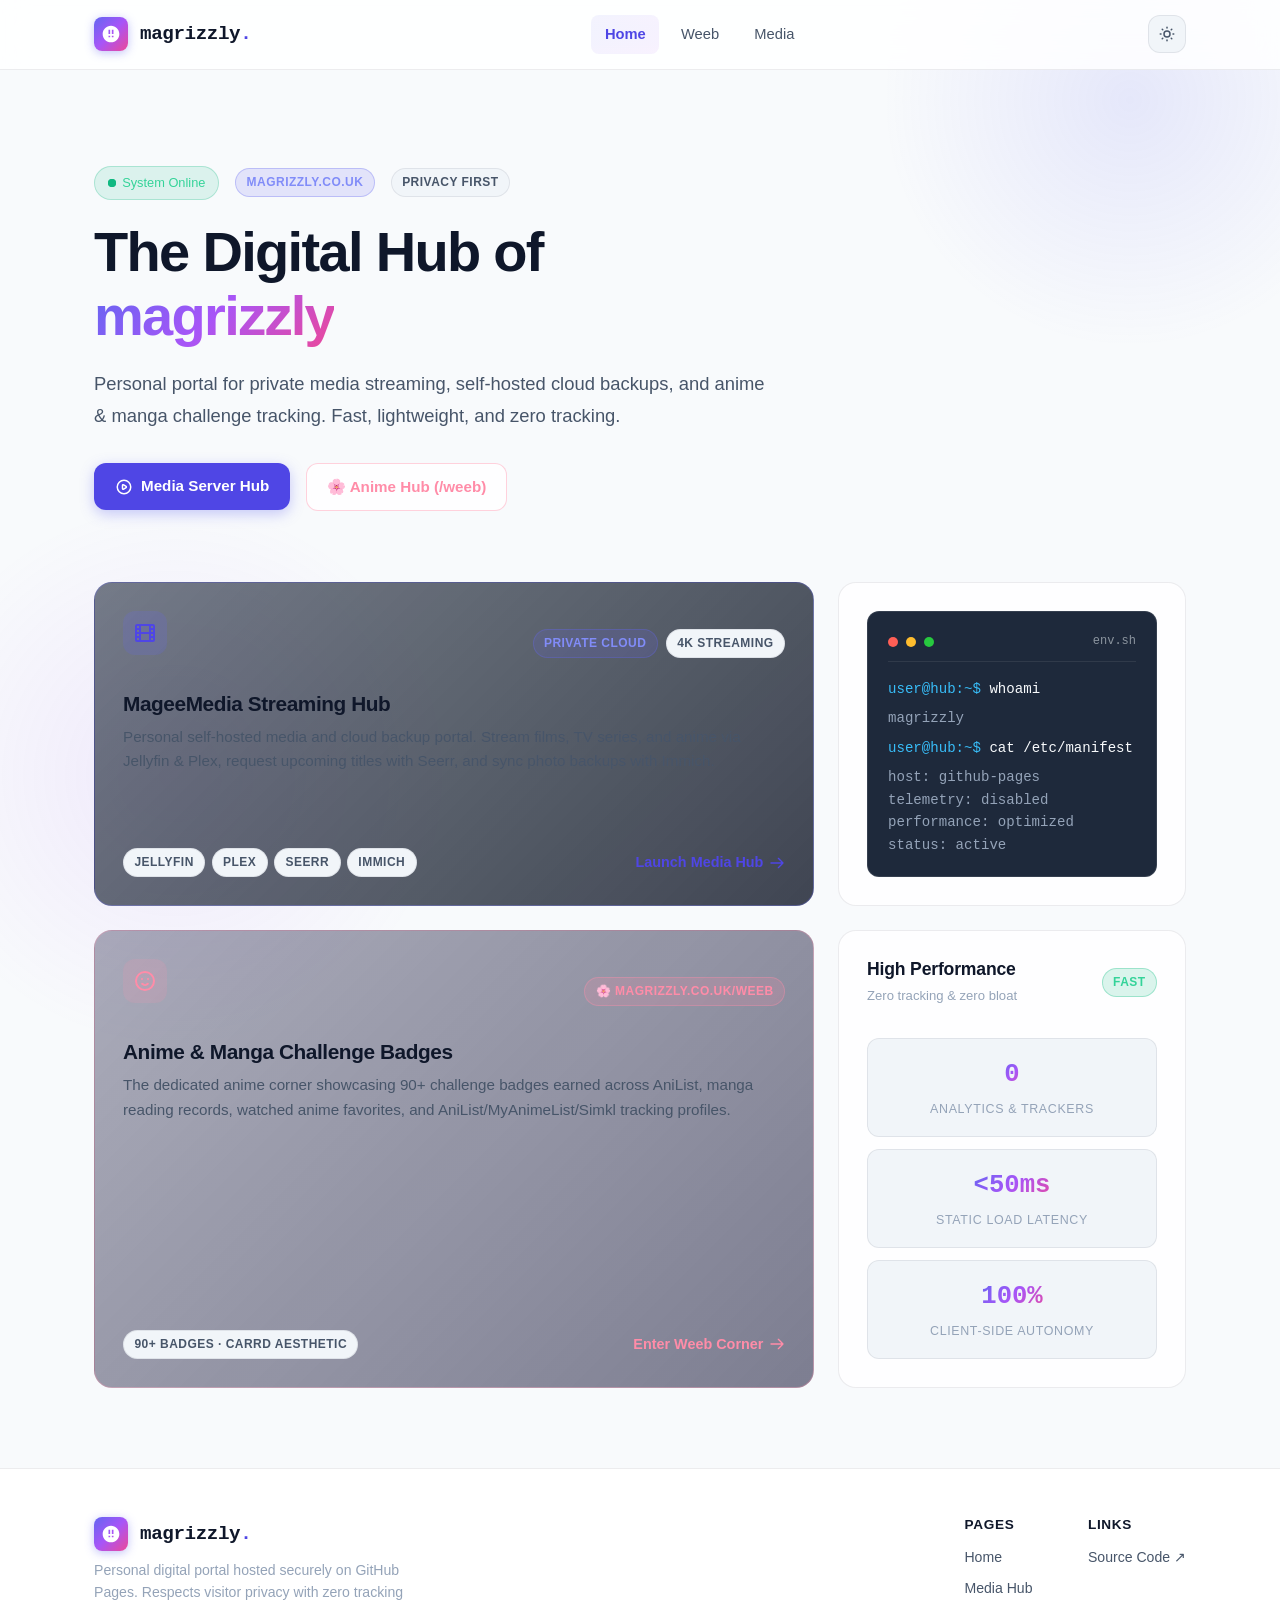
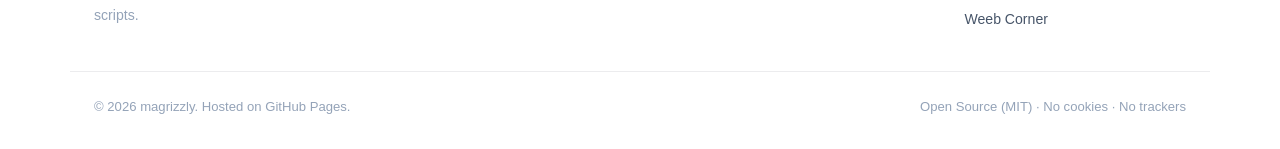
<file: index.html>
<!DOCTYPE html>
<html lang="en">
<head>
  <meta charset="UTF-8">
  <meta name="viewport" content="width=device-width, initial-scale=1.0">
  <meta name="description" content="magrizzly — Personal digital portal, open-source projects, client-side web tools, and technical notes.">
  <title>magrizzly — Personal Hub & Digital Workshop</title>
  <link rel="icon" type="image/svg+xml" href="assets/favicon.svg">
  <link rel="stylesheet" href="css/style.css">
  <link rel="stylesheet" href="css/components.css">
</head>
<body>
  <!-- Header Navigation -->
  <header class="site-header">
    <div class="container nav-container">
      <a href="index.html" class="brand" aria-label="magrizzly homepage">
        <div class="brand-icon">
          <svg viewBox="0 0 24 24">
            <path d="M12 2C6.48 2 2 6.48 2 12s4.48 10 10 10 10-4.48 10-10S17.52 2 12 2zm-1 14H9v-2h2v2zm0-4H9V7h2v5zm4 4h-2v-2h2v2zm0-4h-2V7h2v5z" />
          </svg>
        </div>
        <span class="brand-name">magrizzly<span class="brand-dot">.</span></span>
      </a>

      <nav aria-label="Main Navigation">
        <ul class="nav-links" id="navLinks">
          <li class="nav-item"><a href="index.html">Home</a></li>
          <li class="nav-item"><a href="weeb/">Weeb</a></li>
          <li class="nav-item"><a href="media.html">Media</a></li>
        </ul>
      </nav>

      <div class="header-actions">
        <button class="theme-toggle-btn" id="themeToggleBtn" aria-label="Toggle dark/light theme">
          <!-- Sun Icon for Light Mode -->
          <svg class="icon-sun" fill="none" viewBox="0 0 24 24" stroke="currentColor">
            <path stroke-linecap="round" stroke-linejoin="round" stroke-width="2" d="M12 3v1m0 16v1m9-9h-1M4 12H3m15.364 6.364l-.707-.707M6.343 6.343l-.707-.707m12.728 0l-.707.707M6.343 17.657l-.707.707M16 12a4 4 0 11-8 0 4 4 0 018 0z" />
          </svg>
          <!-- Moon Icon for Dark Mode -->
          <svg class="icon-moon" fill="none" viewBox="0 0 24 24" stroke="currentColor">
            <path stroke-linecap="round" stroke-linejoin="round" stroke-width="2" d="M20.354 15.354A9 9 0 018.646 3.646 9.003 9.003 0 0012 21a9.003 9.003 0 008.354-5.646z" />
          </svg>
        </button>

        <button class="mobile-menu-btn" id="mobileMenuBtn" aria-label="Toggle navigation menu" aria-expanded="false">
          <svg width="22" height="22" fill="none" viewBox="0 0 24 24" stroke="currentColor">
            <path stroke-linecap="round" stroke-linejoin="round" stroke-width="2" d="M4 6h16M4 12h16M4 18h16" />
          </svg>
        </button>
      </div>
    </div>
  </header>

  <!-- Main Content -->
  <main class="main-content">
    <div class="container">
      <!-- Hero Section -->
      <section class="hero">
        <div class="hero-header-line">
          <span class="badge-status">
            <span class="status-dot"></span>
            System Online
          </span>
          <span class="badge badge-primary">magrizzly.co.uk</span>
          <span class="badge">Privacy First</span>
        </div>

        <h1 class="hero-title">
          The Digital Hub of <br />
          <span class="text-gradient">magrizzly</span>
        </h1>

        <p class="hero-subtitle">
          Personal portal for private media streaming, self-hosted cloud backups, and anime &amp; manga challenge tracking. Fast, lightweight, and zero tracking.
        </p>

        <div class="hero-actions">
          <a href="media.html" class="btn btn-primary">
            <svg width="18" height="18" fill="none" viewBox="0 0 24 24" stroke="currentColor">
              <path stroke-linecap="round" stroke-linejoin="round" stroke-width="2" d="M14.752 11.168l-3.197-2.132A1 1 0 0010 9.87v4.263a1 1 0 001.555.832l3.197-2.132a1 1 0 000-1.664z" />
              <path stroke-linecap="round" stroke-linejoin="round" stroke-width="2" d="M21 12a9 9 0 11-18 0 9 9 0 0118 0z" />
            </svg>
            Media Server Hub
          </a>
          <a href="weeb/" class="btn btn-secondary" style="border-color: rgba(255, 140, 168, 0.4); color: #FF8CA8;">
            🌸 Anime Hub (/weeb)
          </a>
        </div>
      </section>

      <!-- Bento Grid Navigation & Highlights -->
      <section class="bento-grid">
        <!-- Card 1: Media Server Hub Feature Card (8 Col) -->
        <article class="bento-card bento-col-8" style="border-color: rgba(99, 102, 241, 0.3); background: linear-gradient(135deg, rgba(30, 41, 59, 0.6), rgba(17, 24, 39, 0.8));">
          <div class="card-header">
            <div class="card-icon-wrap" style="background: rgba(99, 102, 241, 0.18); color: var(--accent-primary);">
              <svg fill="none" viewBox="0 0 24 24" stroke="currentColor">
                <path stroke-linecap="round" stroke-linejoin="round" stroke-width="2" d="M7 4v16M17 4v16M3 8h4m10 0h4M3 12h18M3 16h4m10 0h4M4 20h16a1 1 0 001-1V5a1 1 0 00-1-1H4a1 1 0 00-1 1v14a1 1 0 001 1z" />
              </svg>
            </div>
            <div style="display: flex; gap: 0.5rem; flex-wrap: wrap;">
              <span class="badge badge-primary">Private Cloud</span>
              <span class="badge">4K Streaming</span>
            </div>
          </div>
          <h2 class="card-title">MageeMedia Streaming Hub</h2>
          <p class="card-desc">
            Personal self-hosted media and cloud backup portal. Stream films, TV series, and anime via Jellyfin &amp; Plex, request upcoming titles with Seerr, and sync photo backups with Immich.
          </p>
          <div class="card-footer">
            <div style="display: flex; gap: 0.4rem; flex-wrap: wrap;">
              <span class="badge">Jellyfin</span>
              <span class="badge">Plex</span>
              <span class="badge">Seerr</span>
              <span class="badge">Immich</span>
            </div>
            <a href="media.html" class="link-arrow">
              Launch Media Hub
              <svg fill="none" viewBox="0 0 24 24" stroke="currentColor">
                <path stroke-linecap="round" stroke-linejoin="round" stroke-width="2" d="M14 5l7 7m0 0l-7 7m7-7H3" />
              </svg>
            </a>
          </div>
        </article>

        <!-- Card 2: Interactive Terminal Overview (4 Col) -->
        <div class="bento-card bento-col-4">
          <div class="terminal-card">
            <div class="terminal-header">
              <div class="terminal-dot red"></div>
              <div class="terminal-dot yellow"></div>
              <div class="terminal-dot green"></div>
              <span class="terminal-title">env.sh</span>
            </div>
            <div><span class="terminal-prompt">user@hub:~$</span> <span class="terminal-command">whoami</span></div>
            <div class="terminal-output">magrizzly</div>
            <div style="margin-top: 0.5rem;"><span class="terminal-prompt">user@hub:~$</span> <span class="terminal-command">cat /etc/manifest</span></div>
            <div class="terminal-output">
              host: github-pages<br>
              telemetry: disabled<br>
              performance: optimized<br>
              status: active
            </div>
          </div>
        </div>

        <!-- Card 3: Weeb Corner / Anime & Manga Badges (8 Col) -->
        <article class="bento-card bento-col-8" style="border-color: rgba(255, 140, 168, 0.3); background: linear-gradient(135deg, rgba(54, 54, 87, 0.4), rgba(43, 43, 73, 0.6));">
          <div class="card-header">
            <div class="card-icon-wrap" style="background: rgba(255, 140, 168, 0.15); color: #FF8CA8;">
              <svg fill="none" viewBox="0 0 24 24" stroke="currentColor">
                <path stroke-linecap="round" stroke-linejoin="round" stroke-width="2" d="M14.828 14.828a4 4 0 01-5.656 0M9 10h.01M15 10h.01M21 12a9 9 0 11-18 0 9 9 0 0118 0z" />
              </svg>
            </div>
            <span class="badge" style="background: rgba(255, 140, 168, 0.18); color: #FF8CA8; border-color: rgba(255, 140, 168, 0.35);">🌸 magrizzly.co.uk/weeb</span>
          </div>
          <h2 class="card-title">Anime &amp; Manga Challenge Badges</h2>
          <p class="card-desc">
            The dedicated anime corner showcasing 90+ challenge badges earned across AniList, manga reading records, watched anime favorites, and AniList/MyAnimeList/Simkl tracking profiles.
          </p>
          <div class="card-footer">
            <span class="badge">90+ Badges · Carrd Aesthetic</span>
            <a href="weeb/" class="link-arrow" style="color: #FF8CA8;">
              Enter Weeb Corner
              <svg fill="none" viewBox="0 0 24 24" stroke="currentColor">
                <path stroke-linecap="round" stroke-linejoin="round" stroke-width="2" d="M14 5l7 7m0 0l-7 7m7-7H3" />
              </svg>
            </a>
          </div>
        </article>

        <!-- Card 4: Specs & Fast Numbers (4 Col) -->
        <div class="bento-card bento-col-4">
          <div class="card-header">
            <div>
              <h3 style="font-size: 1.1rem; margin-bottom: 0.25rem;">High Performance</h3>
              <p style="font-size: 0.82rem; color: var(--text-muted);">Zero tracking &amp; zero bloat</p>
            </div>
            <span class="badge badge-success">Fast</span>
          </div>
          <div class="stats-grid" style="grid-template-columns: 1fr; gap: 0.75rem;">
            <div class="stat-item">
              <div class="stat-num text-gradient">0</div>
              <div class="stat-label">Analytics &amp; Trackers</div>
            </div>
            <div class="stat-item">
              <div class="stat-num text-gradient">&lt;50ms</div>
              <div class="stat-label">Static Load Latency</div>
            </div>
            <div class="stat-item">
              <div class="stat-num text-gradient">100%</div>
              <div class="stat-label">Client-Side Autonomy</div>
            </div>
          </div>
        </div>
      </section>
    </div>
  </main>

  <!-- Site Footer -->
  <footer class="site-footer">
    <div class="container footer-content">
      <div class="footer-brand">
        <a href="index.html" class="brand">
          <div class="brand-icon">
            <svg viewBox="0 0 24 24">
              <path d="M12 2C6.48 2 2 6.48 2 12s4.48 10 10 10 10-4.48 10-10S17.52 2 12 2zm-1 14H9v-2h2v2zm0-4H9V7h2v5zm4 4h-2v-2h2v2zm0-4h-2V7h2v5z" />
            </svg>
          </div>
          <span class="brand-name">magrizzly<span class="brand-dot">.</span></span>
        </a>
        <p>Personal digital portal hosted securely on GitHub Pages. Respects visitor privacy with zero tracking scripts.</p>
      </div>

      <div class="footer-nav">
        <div class="footer-group">
          <h4>Pages</h4>
          <ul>
            <li><a href="index.html">Home</a></li>
            <li><a href="media.html">Media Hub</a></li>
            <li><a href="weeb/">Weeb Corner</a></li>
          </ul>
        </div>
        <div class="footer-group">
          <h4>Links</h4>
          <ul>
            <li><a href="https://github.com/magrizzly/magrizzly.github.io" target="_blank" rel="noopener noreferrer">Source Code ↗</a></li>
          </ul>
        </div>
      </div>
    </div>

    <div class="container footer-bottom">
      <div>&copy; <span id="currentYear">2026</span> magrizzly. Hosted on GitHub Pages.</div>
      <div>Open Source (MIT) · No cookies · No trackers</div>
    </div>
  </footer>

  <script src="js/main.js"></script>
</body>
</html>
</file>
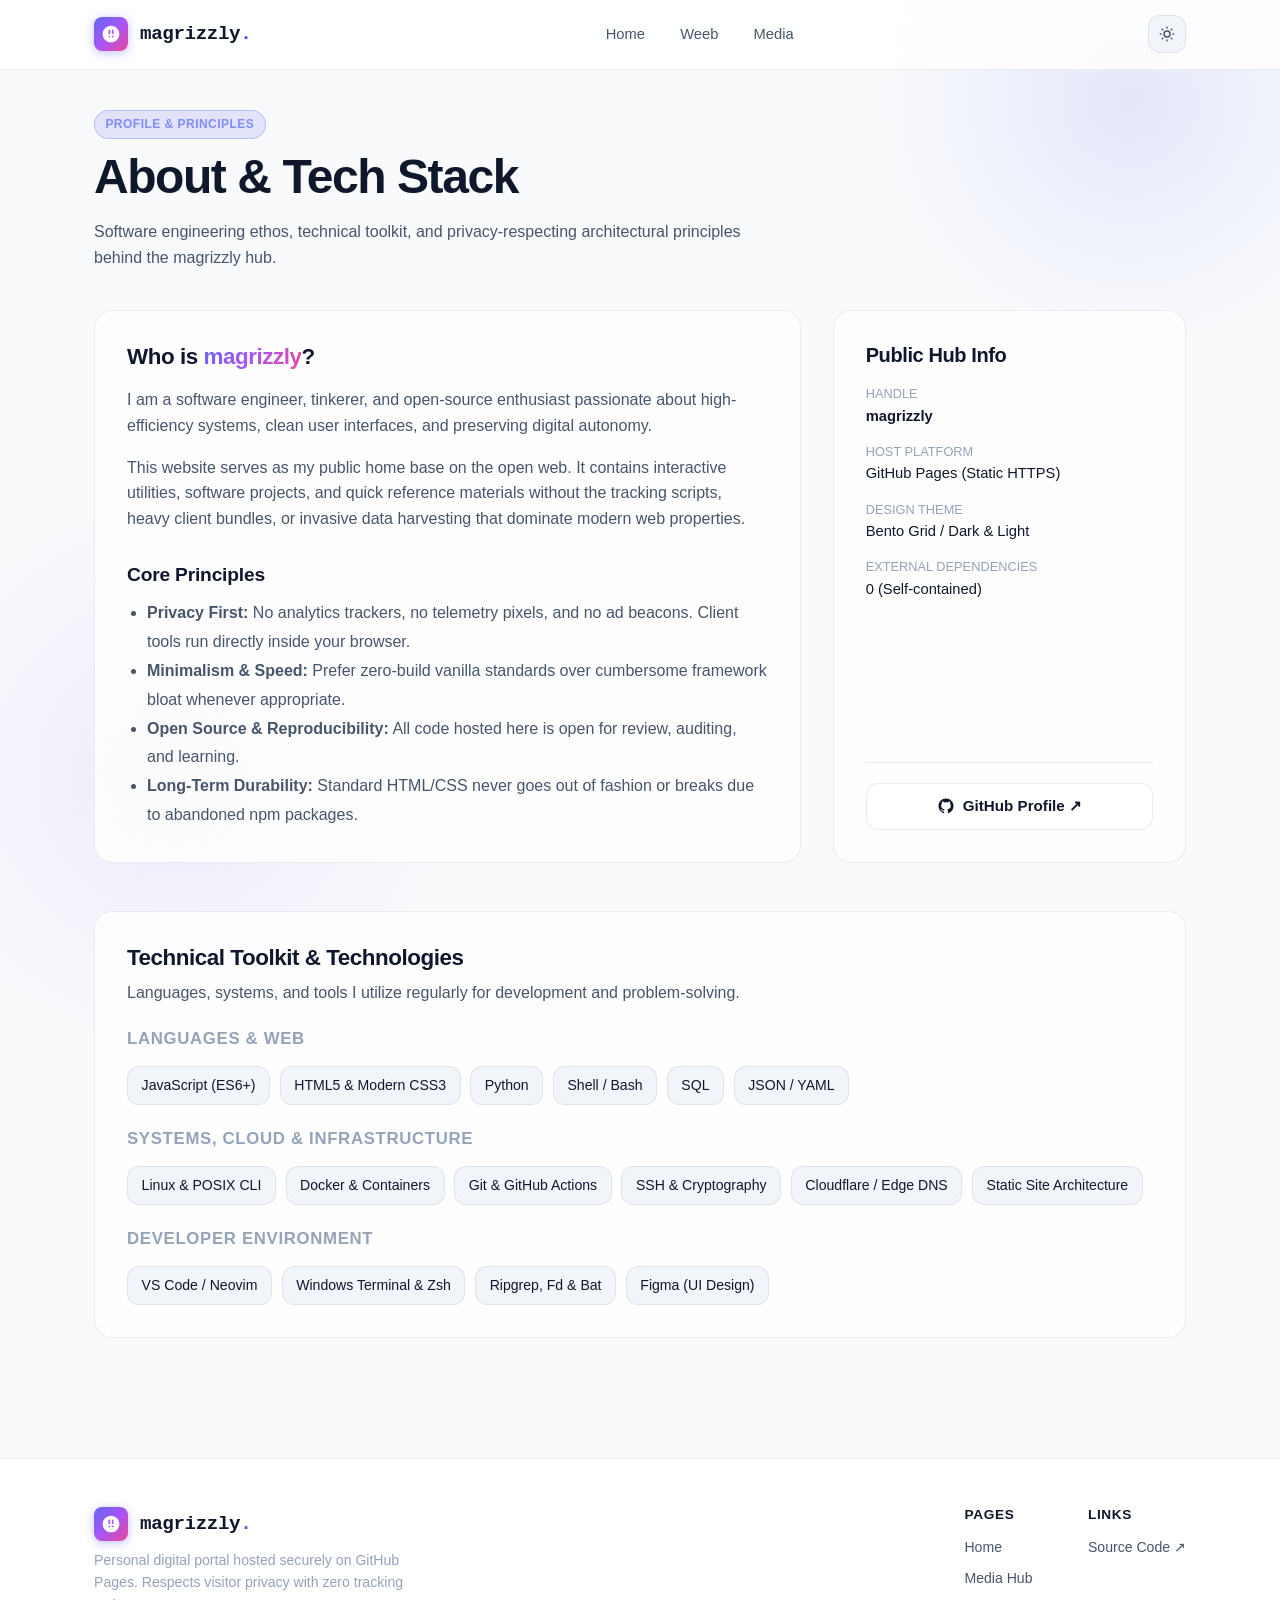
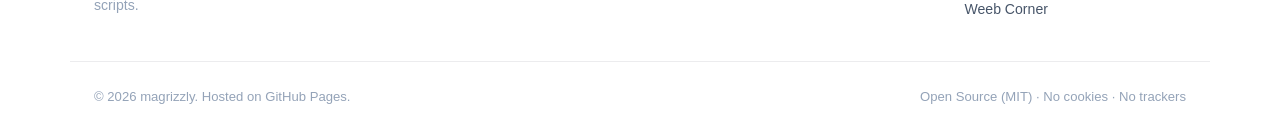
<file: about.html>
<!DOCTYPE html>
<html lang="en">
<head>
  <meta charset="UTF-8">
  <meta name="viewport" content="width=device-width, initial-scale=1.0">
  <meta name="description" content="About magrizzly — Software engineering ethos, tech stack, and development principles.">
  <title>About & Tech Stack — magrizzly</title>
  <link rel="icon" type="image/svg+xml" href="assets/favicon.svg">
  <link rel="stylesheet" href="css/style.css">
  <link rel="stylesheet" href="css/components.css">
</head>
<body>
  <!-- Header Navigation -->
  <header class="site-header">
    <div class="container nav-container">
      <a href="index.html" class="brand" aria-label="magrizzly homepage">
        <div class="brand-icon">
          <svg viewBox="0 0 24 24">
            <path d="M12 2C6.48 2 2 6.48 2 12s4.48 10 10 10 10-4.48 10-10S17.52 2 12 2zm-1 14H9v-2h2v2zm0-4H9V7h2v5zm4 4h-2v-2h2v2zm0-4h-2V7h2v5z" />
          </svg>
        </div>
        <span class="brand-name">magrizzly<span class="brand-dot">.</span></span>
      </a>

      <nav aria-label="Main Navigation">
        <ul class="nav-links" id="navLinks">
          <li class="nav-item"><a href="index.html">Home</a></li>
          <li class="nav-item"><a href="weeb/">Weeb</a></li>
          <li class="nav-item"><a href="media.html">Media</a></li>
        </ul>
      </nav>

      <div class="header-actions">
        <button class="theme-toggle-btn" id="themeToggleBtn" aria-label="Toggle dark/light theme">
          <svg class="icon-sun" fill="none" viewBox="0 0 24 24" stroke="currentColor">
            <path stroke-linecap="round" stroke-linejoin="round" stroke-width="2" d="M12 3v1m0 16v1m9-9h-1M4 12H3m15.364 6.364l-.707-.707M6.343 6.343l-.707-.707m12.728 0l-.707.707M6.343 17.657l-.707.707M16 12a4 4 0 11-8 0 4 4 0 018 0z" />
          </svg>
          <svg class="icon-moon" fill="none" viewBox="0 0 24 24" stroke="currentColor">
            <path stroke-linecap="round" stroke-linejoin="round" stroke-width="2" d="M20.354 15.354A9 9 0 018.646 3.646 9.003 9.003 0 0012 21a9.003 9.003 0 008.354-5.646z" />
          </svg>
        </button>

        <button class="mobile-menu-btn" id="mobileMenuBtn" aria-label="Toggle navigation menu" aria-expanded="false">
          <svg width="22" height="22" fill="none" viewBox="0 0 24 24" stroke="currentColor">
            <path stroke-linecap="round" stroke-linejoin="round" stroke-width="2" d="M4 6h16M4 12h16M4 18h16" />
          </svg>
        </button>
      </div>
    </div>
  </header>

  <!-- Main Content -->
  <main class="main-content">
    <div class="container">
      <div style="margin-bottom: 2.5rem;">
        <span class="badge badge-primary">Profile & Principles</span>
        <h1 style="margin-top: 0.5rem; margin-bottom: 0.75rem;">About & Tech Stack</h1>
        <p style="max-width: 650px;">
          Software engineering ethos, technical toolkit, and privacy-respecting architectural principles behind the magrizzly hub.
        </p>
      </div>

      <!-- Overview Grid -->
      <div class="profile-overview">
        <div class="about-card">
          <h2 style="font-size: 1.4rem; margin-bottom: 1rem;">Who is <span class="text-gradient">magrizzly</span>?</h2>
          <p>
            I am a software engineer, tinkerer, and open-source enthusiast passionate about high-efficiency systems, clean user interfaces, and preserving digital autonomy.
          </p>
          <p>
            This website serves as my public home base on the open web. It contains interactive utilities, software projects, and quick reference materials without the tracking scripts, heavy client bundles, or invasive data harvesting that dominate modern web properties.
          </p>

          <h3 style="font-size: 1.2rem; margin-top: 2rem; margin-bottom: 0.75rem;">Core Principles</h3>
          <ul style="color: var(--text-secondary); line-height: 1.8; padding-left: 1.25rem;">
            <li><strong>Privacy First:</strong> No analytics trackers, no telemetry pixels, and no ad beacons. Client tools run directly inside your browser.</li>
            <li><strong>Minimalism & Speed:</strong> Prefer zero-build vanilla standards over cumbersome framework bloat whenever appropriate.</li>
            <li><strong>Open Source & Reproducibility:</strong> All code hosted here is open for review, auditing, and learning.</li>
            <li><strong>Long-Term Durability:</strong> Standard HTML/CSS never goes out of fashion or breaks due to abandoned npm packages.</li>
          </ul>
        </div>

        <div class="about-card" style="display: flex; flex-direction: column; justify-content: space-between;">
          <div>
            <h2 style="font-size: 1.25rem; margin-bottom: 1rem;">Public Hub Info</h2>
            <div style="display: flex; flex-direction: column; gap: 0.85rem; font-size: 0.92rem;">
              <div>
                <span style="color: var(--text-muted); display: block; font-size: 0.8rem; text-transform: uppercase;">Handle</span>
                <strong>magrizzly</strong>
              </div>
              <div>
                <span style="color: var(--text-muted); display: block; font-size: 0.8rem; text-transform: uppercase;">Host Platform</span>
                <span>GitHub Pages (Static HTTPS)</span>
              </div>
              <div>
                <span style="color: var(--text-muted); display: block; font-size: 0.8rem; text-transform: uppercase;">Design Theme</span>
                <span>Bento Grid / Dark & Light</span>
              </div>
              <div>
                <span style="color: var(--text-muted); display: block; font-size: 0.8rem; text-transform: uppercase;">External Dependencies</span>
                <span>0 (Self-contained)</span>
              </div>
            </div>
          </div>

          <div style="margin-top: 2rem; padding-top: 1.25rem; border-top: 1px solid var(--border-subtle);">
            <a href="https://github.com/magrizzly" target="_blank" rel="noopener noreferrer" class="btn btn-secondary" style="width: 100%;">
              <svg width="18" height="18" fill="currentColor" viewBox="0 0 24 24">
                <path fill-rule="evenodd" clip-rule="evenodd" d="M12 2C6.477 2 2 6.484 2 12.017c0 4.425 2.865 8.18 6.839 9.504.5.092.682-.217.682-.483 0-.237-.008-.868-.013-1.703-2.782.605-3.369-1.343-3.369-1.343-.454-1.158-1.11-1.466-1.11-1.466-.908-.62.069-.608.069-.608 1.003.07 1.53 1.032 1.53 1.032.892 1.53 2.341 1.088 2.91.832.092-.647.35-1.088.636-1.338-2.22-.253-4.555-1.113-4.555-4.951 0-1.093.39-1.988 1.029-2.688-.103-.253-.446-1.272.098-2.65 0 0 .84-.27 2.75 1.026A9.564 9.564 0 0112 6.844c.85.004 1.705.115 2.504.337 1.909-1.296 2.747-1.027 2.747-1.027.546 1.379.202 2.398.1 2.651.64.7 1.028 1.595 1.028 2.688 0 3.848-2.339 4.695-4.566 4.943.359.309.678.92.678 1.855 0 1.338-.012 2.419-.012 2.747 0 .268.18.58.688.482A10.019 10.019 0 0022 12.017C22 6.484 17.522 2 12 2z" />
              </svg>
              GitHub Profile ↗
            </a>
          </div>
        </div>
      </div>

      <!-- Tech Stack & Toolkit -->
      <section class="about-card" style="margin-bottom: 2.5rem;">
        <h2 style="font-size: 1.4rem; margin-bottom: 0.5rem;">Technical Toolkit & Technologies</h2>
        <p style="color: var(--text-secondary); margin-bottom: 1.5rem;">Languages, systems, and tools I utilize regularly for development and problem-solving.</p>

        <div style="display: flex; flex-direction: column; gap: 1.5rem;">
          <div>
            <h3 style="font-size: 1.05rem; color: var(--text-muted); margin-bottom: 0.6rem; text-transform: uppercase; letter-spacing: 0.04em;">Languages & Web</h3>
            <div class="tech-stack-grid">
              <span class="tech-pill">JavaScript (ES6+)</span>
              <span class="tech-pill">HTML5 & Modern CSS3</span>
              <span class="tech-pill">Python</span>
              <span class="tech-pill">Shell / Bash</span>
              <span class="tech-pill">SQL</span>
              <span class="tech-pill">JSON / YAML</span>
            </div>
          </div>

          <div>
            <h3 style="font-size: 1.05rem; color: var(--text-muted); margin-bottom: 0.6rem; text-transform: uppercase; letter-spacing: 0.04em;">Systems, Cloud & Infrastructure</h3>
            <div class="tech-stack-grid">
              <span class="tech-pill">Linux & POSIX CLI</span>
              <span class="tech-pill">Docker & Containers</span>
              <span class="tech-pill">Git & GitHub Actions</span>
              <span class="tech-pill">SSH & Cryptography</span>
              <span class="tech-pill">Cloudflare / Edge DNS</span>
              <span class="tech-pill">Static Site Architecture</span>
            </div>
          </div>

          <div>
            <h3 style="font-size: 1.05rem; color: var(--text-muted); margin-bottom: 0.6rem; text-transform: uppercase; letter-spacing: 0.04em;">Developer Environment</h3>
            <div class="tech-stack-grid">
              <span class="tech-pill">VS Code / Neovim</span>
              <span class="tech-pill">Windows Terminal & Zsh</span>
              <span class="tech-pill">Ripgrep, Fd & Bat</span>
              <span class="tech-pill">Figma (UI Design)</span>
            </div>
          </div>
        </div>
      </section>
    </div>
  </main>

  <!-- Site Footer -->
  <footer class="site-footer">
    <div class="container footer-content">
      <div class="footer-brand">
        <a href="index.html" class="brand">
          <div class="brand-icon">
            <svg viewBox="0 0 24 24">
              <path d="M12 2C6.48 2 2 6.48 2 12s4.48 10 10 10 10-4.48 10-10S17.52 2 12 2zm-1 14H9v-2h2v2zm0-4H9V7h2v5zm4 4h-2v-2h2v2zm0-4h-2V7h2v5z" />
            </svg>
          </div>
          <span class="brand-name">magrizzly<span class="brand-dot">.</span></span>
        </a>
        <p>Personal digital portal hosted securely on GitHub Pages. Respects visitor privacy with zero tracking scripts.</p>
      </div>

      <div class="footer-nav">
        <div class="footer-group">
          <h4>Pages</h4>
          <ul>
            <li><a href="index.html">Home</a></li>
            <li><a href="media.html">Media Hub</a></li>
            <li><a href="weeb/">Weeb Corner</a></li>
          </ul>
        </div>
        <div class="footer-group">
          <h4>Links</h4>
          <ul>
            <li><a href="https://github.com/magrizzly/magrizzly.github.io" target="_blank" rel="noopener noreferrer">Source Code ↗</a></li>
          </ul>
        </div>
      </div>
    </div>

    <div class="container footer-bottom">
      <div>&copy; <span id="currentYear">2026</span> magrizzly. Hosted on GitHub Pages.</div>
      <div>Open Source (MIT) · No cookies · No trackers</div>
    </div>
  </footer>

  <script src="js/main.js"></script>
</body>
</html>
</file>
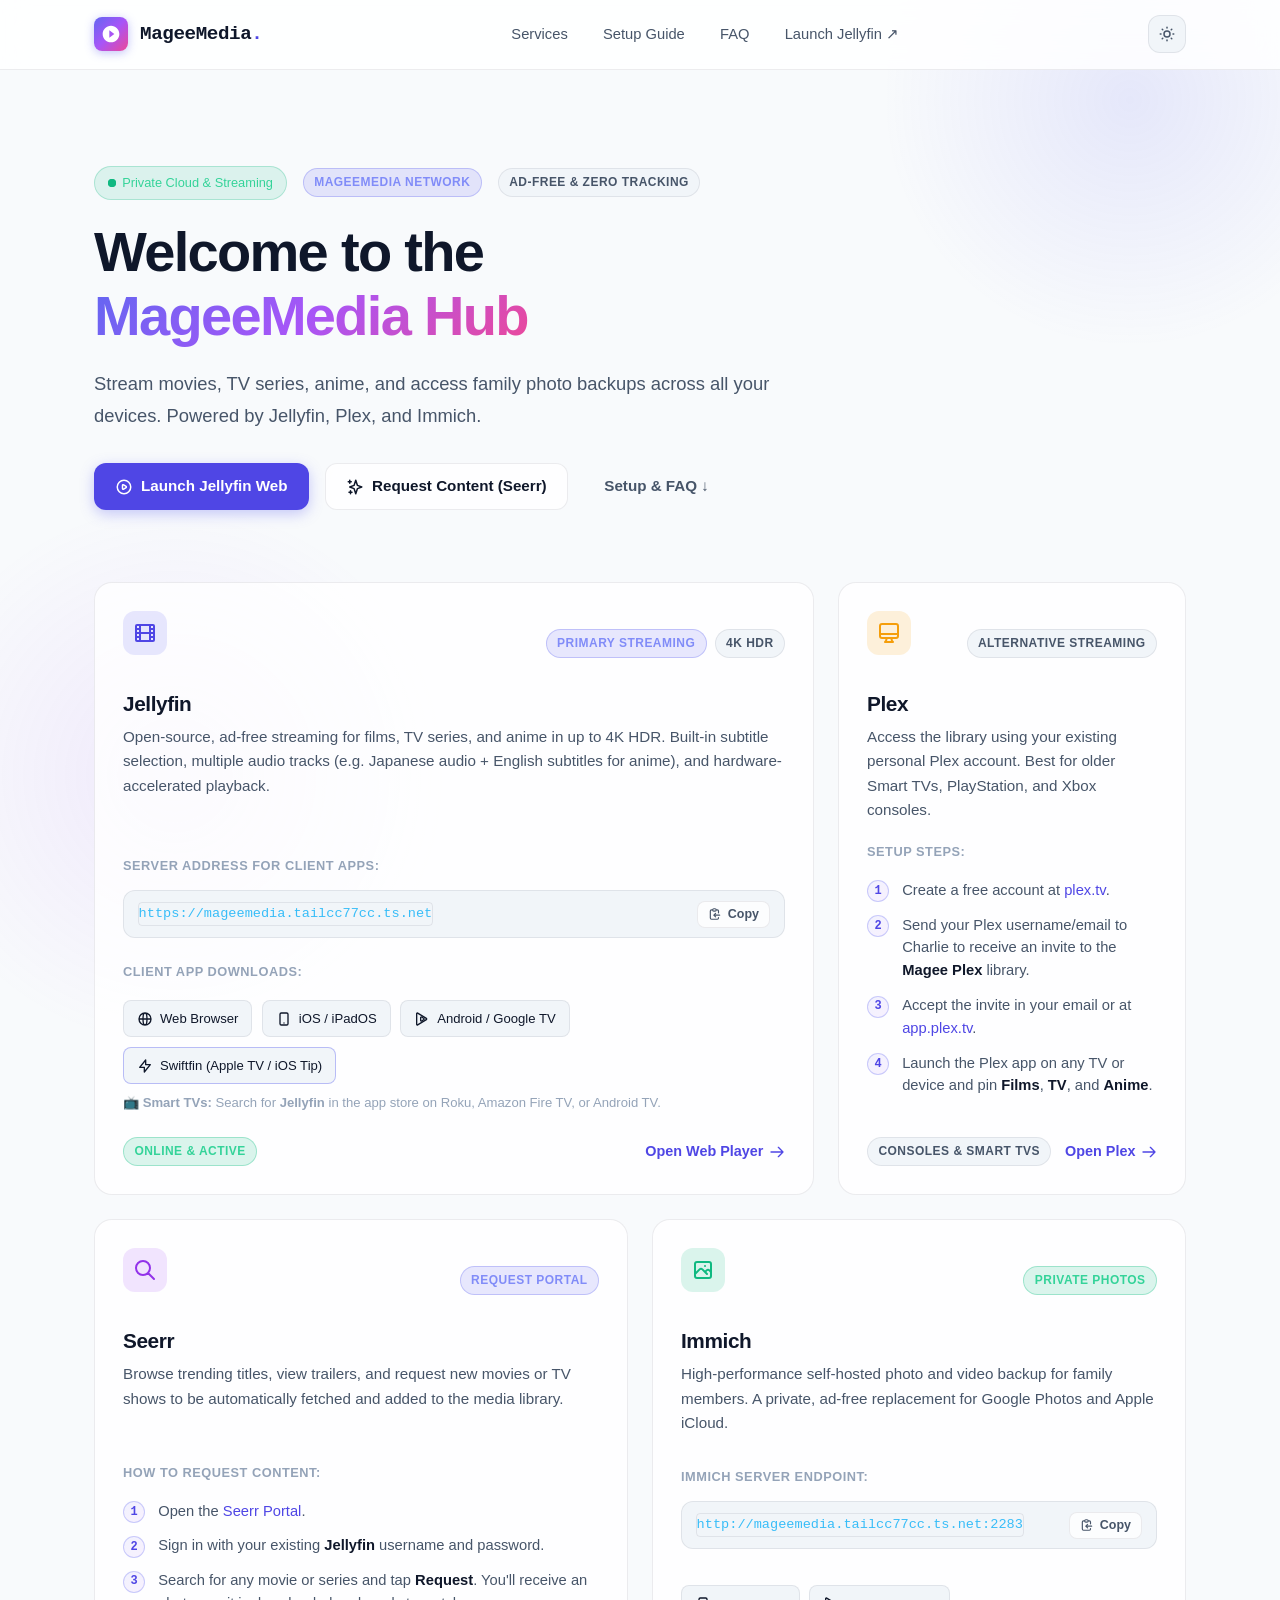
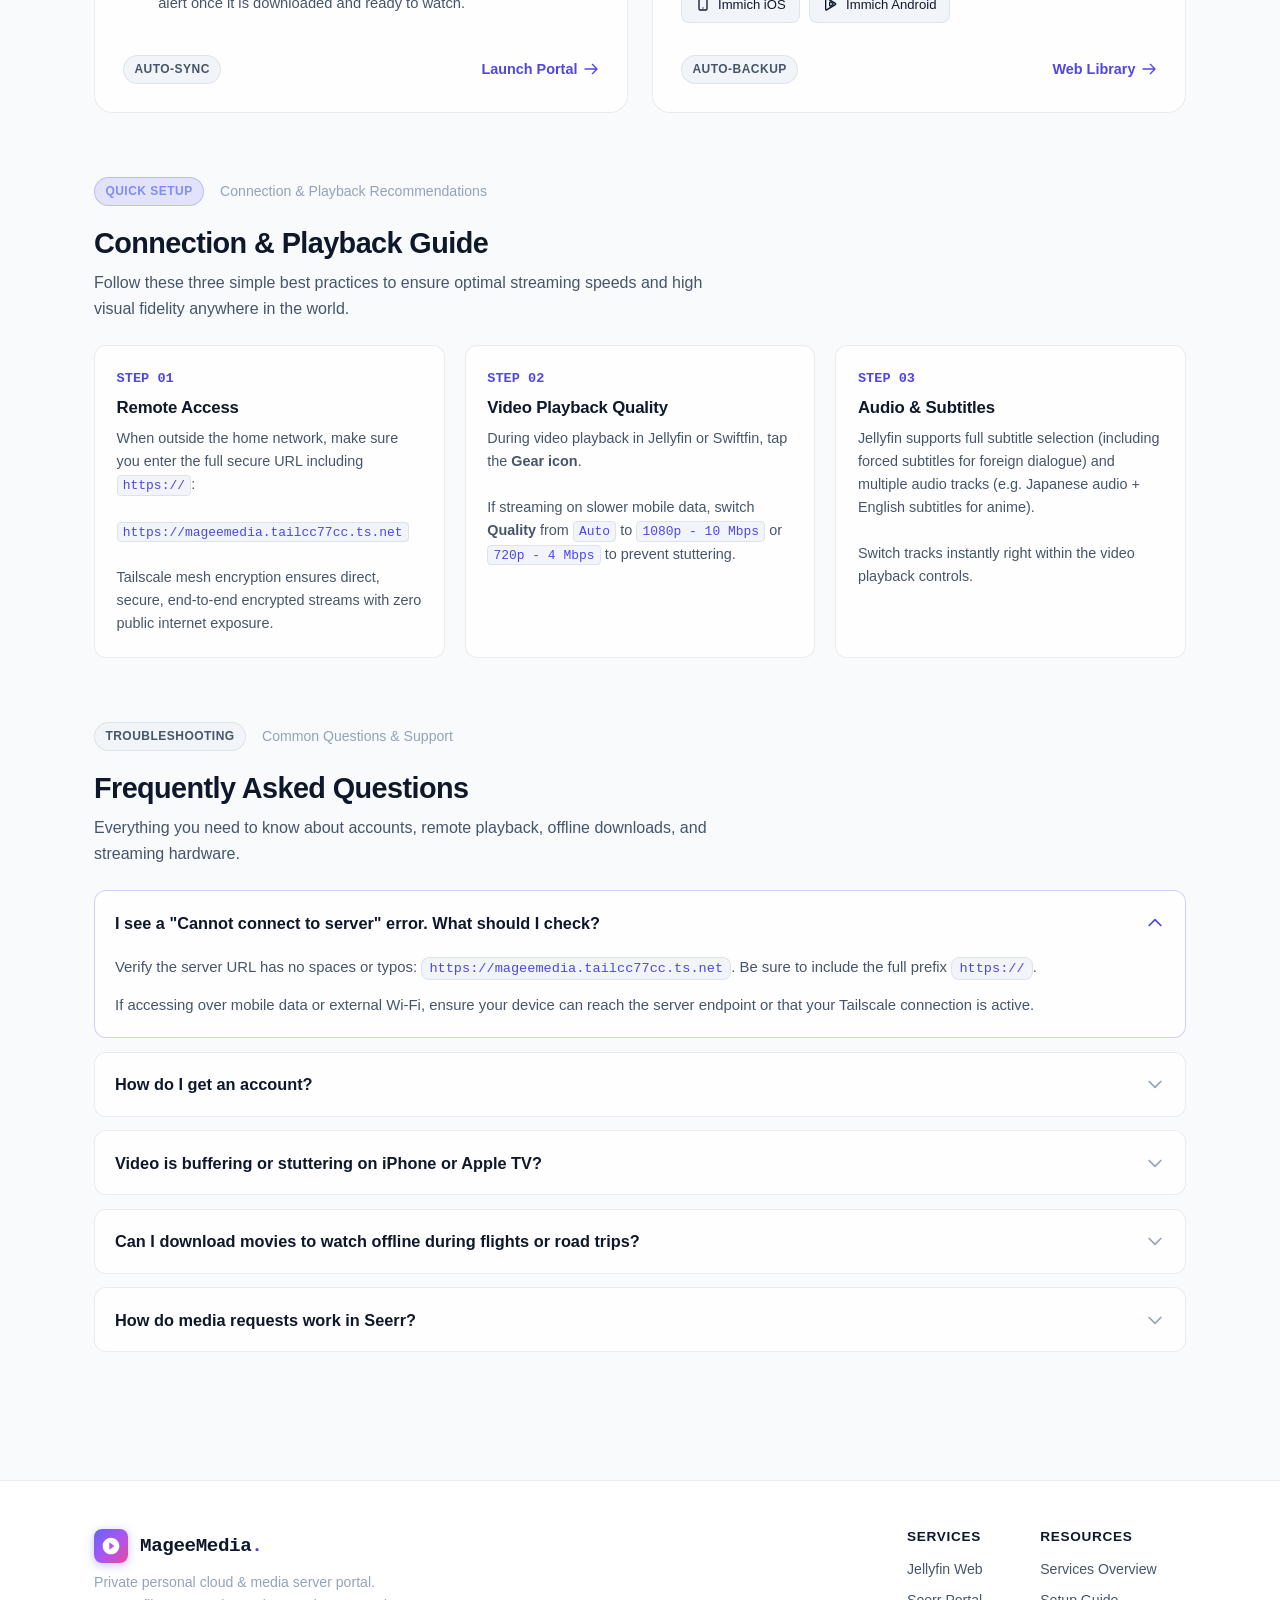
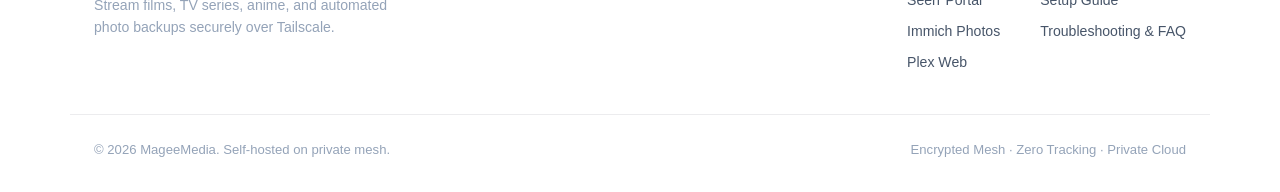
<file: media.html>
<!DOCTYPE html>
<html lang="en">
<head>
  <meta charset="UTF-8">
  <meta name="viewport" content="width=device-width, initial-scale=1.0">
  <meta name="description" content="MageeMedia Hub — Private personal media server streaming movies, series, anime, and family photo backups powered by Jellyfin, Plex, Seerr, and Immich.">
  <title>Media Hub — Charlie's Personal Media Server</title>
  <link rel="icon" type="image/svg+xml" href="assets/favicon.svg">
  <link rel="stylesheet" href="css/style.css">
  <link rel="stylesheet" href="css/components.css">
</head>
<body>
  <!-- Header Navigation -->
  <header class="site-header">
    <div class="container nav-container">
      <a href="media.html" class="brand" aria-label="MageeMedia Hub">
        <div class="brand-icon">
          <svg viewBox="0 0 24 24" fill="currentColor">
            <path d="M12 2C6.48 2 2 6.48 2 12s4.48 10 10 10 10-4.48 10-10S17.52 2 12 2zm-2 14.5v-9l6 4.5-6 4.5z"/>
          </svg>
        </div>
        <span class="brand-name">MageeMedia<span class="brand-dot">.</span></span>
      </a>

      <nav aria-label="Media Hub Navigation">
        <ul class="nav-links" id="navLinks">
          <li class="nav-item"><a href="#services">Services</a></li>
          <li class="nav-item"><a href="#setup-guide">Setup Guide</a></li>
          <li class="nav-item"><a href="#faq">FAQ</a></li>
          <li class="nav-item"><a href="https://mageemedia.tailcc77cc.ts.net" target="_blank" rel="noopener noreferrer">Launch Jellyfin ↗</a></li>
        </ul>
      </nav>

      <div class="header-actions">
        <button class="theme-toggle-btn" id="themeToggleBtn" aria-label="Toggle dark/light theme">
          <svg class="icon-sun" fill="none" viewBox="0 0 24 24" stroke="currentColor">
            <path stroke-linecap="round" stroke-linejoin="round" stroke-width="2" d="M12 3v1m0 16v1m9-9h-1M4 12H3m15.364 6.364l-.707-.707M6.343 6.343l-.707-.707m12.728 0l-.707.707M6.343 17.657l-.707.707M16 12a4 4 0 11-8 0 4 4 0 018 0z" />
          </svg>
          <svg class="icon-moon" fill="none" viewBox="0 0 24 24" stroke="currentColor">
            <path stroke-linecap="round" stroke-linejoin="round" stroke-width="2" d="M20.354 15.354A9 9 0 018.646 3.646 9.003 9.003 0 0012 21a9.003 9.003 0 008.354-5.646z" />
          </svg>
        </button>

        <button class="mobile-menu-btn" id="mobileMenuBtn" aria-label="Toggle navigation menu" aria-expanded="false">
          <svg width="22" height="22" fill="none" viewBox="0 0 24 24" stroke="currentColor">
            <path stroke-linecap="round" stroke-linejoin="round" stroke-width="2" d="M4 6h16M4 12h16M4 18h16" />
          </svg>
        </button>
      </div>
    </div>
  </header>

  <!-- Main Content -->
  <main class="main-content">
    <div class="container">
      <!-- Hero Section -->
      <section class="hero">
        <div class="hero-header-line">
          <span class="badge-status">
            <span class="status-dot"></span>
            Private Cloud &amp; Streaming
          </span>
          <span class="badge badge-primary">MageeMedia Network</span>
          <span class="badge">Ad-Free &amp; Zero Tracking</span>
        </div>

        <h1 class="hero-title">
          Welcome to the <br />
          <span class="text-gradient">MageeMedia Hub</span>
        </h1>

        <p class="hero-subtitle">
          Stream movies, TV series, anime, and access family photo backups across all your devices. Powered by Jellyfin, Plex, and Immich.
        </p>

        <div class="hero-actions">
          <a href="https://mageemedia.tailcc77cc.ts.net" target="_blank" rel="noopener noreferrer" class="btn btn-primary">
            <svg width="18" height="18" fill="none" viewBox="0 0 24 24" stroke="currentColor">
              <path stroke-linecap="round" stroke-linejoin="round" stroke-width="2" d="M14.752 11.168l-3.197-2.132A1 1 0 0010 9.87v4.263a1 1 0 001.555.832l3.197-2.132a1 1 0 000-1.664z" />
              <path stroke-linecap="round" stroke-linejoin="round" stroke-width="2" d="M21 12a9 9 0 11-18 0 9 9 0 0118 0z" />
            </svg>
            Launch Jellyfin Web
          </a>
          <a href="https://mageemedia.tailcc77cc.ts.net:8443" target="_blank" rel="noopener noreferrer" class="btn btn-secondary">
            <svg width="18" height="18" fill="none" viewBox="0 0 24 24" stroke="currentColor">
              <path stroke-linecap="round" stroke-linejoin="round" stroke-width="2" d="M5 3v4M3 5h4M6 17v4m-2-2h4m5-16l2.286 6.857L21 12l-5.714 2.143L13 21l-2.286-6.857L5 12l5.714-2.143L13 3z" />
            </svg>
            Request Content (Seerr)
          </a>
          <a href="#setup-guide" class="btn btn-ghost">
            Setup &amp; FAQ ↓
          </a>
        </div>
      </section>

      <!-- Bento Grid: Core Services -->
      <section class="bento-grid" id="services" aria-label="Core Media Services">
        <!-- Card 1: Jellyfin (Primary Streaming) - 8 Col -->
        <article class="bento-card bento-col-8">
          <div class="card-header">
            <div class="card-icon-wrap" style="background: rgba(99, 102, 241, 0.15); color: var(--accent-primary);">
              <svg fill="none" viewBox="0 0 24 24" stroke="currentColor">
                <path stroke-linecap="round" stroke-linejoin="round" stroke-width="2" d="M7 4v16M17 4v16M3 8h4m10 0h4M3 12h18M3 16h4m10 0h4M4 20h16a1 1 0 001-1V5a1 1 0 00-1-1H4a1 1 0 00-1 1v14a1 1 0 001 1z" />
              </svg>
            </div>
            <div style="display: flex; gap: 0.5rem; flex-wrap: wrap;">
              <span class="badge badge-primary">Primary Streaming</span>
              <span class="badge">4K HDR</span>
            </div>
          </div>

          <h2 class="card-title">Jellyfin</h2>
          <p class="card-desc">
            Open-source, ad-free streaming for films, TV series, and anime in up to 4K HDR. Built-in subtitle selection, multiple audio tracks (e.g. Japanese audio + English subtitles for anime), and hardware-accelerated playback.
          </p>

          <div style="margin-top: 0.5rem;">
            <span style="font-size: 0.8rem; color: var(--text-muted); font-weight: 600; text-transform: uppercase; letter-spacing: 0.04em;">Server Address for Client Apps:</span>
            <div class="server-address-box">
              <code>https://mageemedia.tailcc77cc.ts.net</code>
              <button class="copy-btn" data-copy="https://mageemedia.tailcc77cc.ts.net" aria-label="Copy Jellyfin server URL">
                <svg width="14" height="14" fill="none" viewBox="0 0 24 24" stroke="currentColor">
                  <path stroke-linecap="round" stroke-linejoin="round" stroke-width="2" d="M8 5H6a2 2 0 00-2 2v12a2 2 0 002 2h10a2 2 0 002-2v-1M8 5a2 2 0 002 2h2a2 2 0 002-2M8 5a2 2 0 012-2h2a2 2 0 012 2m0 0h2a2 2 0 012 2v3m2 4H10m0 0l3-3m-3 3l3 3" />
                </svg>
                Copy
              </button>
            </div>
          </div>

          <div>
            <span style="font-size: 0.8rem; color: var(--text-muted); font-weight: 600; text-transform: uppercase; letter-spacing: 0.04em;">Client App Downloads:</span>
            <div class="app-badge-grid">
              <a href="https://mageemedia.tailcc77cc.ts.net" target="_blank" rel="noopener noreferrer" class="app-badge-link" aria-label="Open Jellyfin Web in browser">
                <svg fill="none" viewBox="0 0 24 24" stroke="currentColor">
                  <path stroke-linecap="round" stroke-linejoin="round" stroke-width="2" d="M21 12a9 9 0 01-9 9m9-9a9 9 0 00-9-9m9 9H3m9 9a9 9 0 01-9-9m9 9c1.657 0 3-4.03 3-9s-1.343-9-3-9m0 18c-1.657 0-3-4.03-3-9s1.343-9 3-9m-9 9a9 9 0 019-9" />
                </svg>
                <span>Web Browser</span>
              </a>

              <a href="https://apps.apple.com/app/jellyfin-mobile/id1480192618" target="_blank" rel="noopener noreferrer" class="app-badge-link" aria-label="Download Jellyfin for iOS on App Store">
                <svg fill="none" viewBox="0 0 24 24" stroke="currentColor">
                  <path stroke-linecap="round" stroke-linejoin="round" stroke-width="2" d="M12 18h.01M8 21h8a2 2 0 002-2V5a2 2 0 00-2-2H8a2 2 0 00-2 2v14a2 2 0 002 2z" />
                </svg>
                <span>iOS / iPadOS</span>
              </a>

              <a href="https://play.google.com/store/apps/details?id=org.jellyfin.mobile" target="_blank" rel="noopener noreferrer" class="app-badge-link" aria-label="Download Jellyfin on Google Play">
                <svg fill="none" viewBox="0 0 24 24" stroke="currentColor">
                  <path stroke-linecap="round" stroke-linejoin="round" stroke-width="2" d="M14.752 11.168l-3.197-2.132A1 1 0 0010 9.87v4.263a1 1 0 001.555.832l3.197-2.132a1 1 0 000-1.664z" />
                  <path stroke-linecap="round" stroke-linejoin="round" stroke-width="2" d="M4 4v16a1 1 0 001.524.852l13-8a1 1 0 000-1.704l-13-8A1 1 0 004 4z" />
                </svg>
                <span>Android / Google TV</span>
              </a>

              <a href="https://apps.apple.com/app/swiftfin/id1601048596" target="_blank" rel="noopener noreferrer" class="app-badge-link" style="border-color: rgba(99, 102, 241, 0.4);" aria-label="Download Swiftfin native player on App Store">
                <svg fill="none" viewBox="0 0 24 24" stroke="currentColor">
                  <path stroke-linecap="round" stroke-linejoin="round" stroke-width="2" d="M13 10V3L4 14h7v7l9-11h-7z" />
                </svg>
                <span>Swiftfin (Apple TV / iOS Tip)</span>
              </a>
            </div>
            <p style="font-size: 0.82rem; color: var(--text-muted); margin-top: 0.4rem;">
              📺 <strong>Smart TVs:</strong> Search for <strong>Jellyfin</strong> in the app store on Roku, Amazon Fire TV, or Android TV.
            </p>
          </div>

          <div class="card-footer" style="margin-top: 1.5rem;">
            <span class="badge badge-success">Online &amp; Active</span>
            <a href="https://mageemedia.tailcc77cc.ts.net" target="_blank" rel="noopener noreferrer" class="link-arrow">
              Open Web Player
              <svg fill="none" viewBox="0 0 24 24" stroke="currentColor">
                <path stroke-linecap="round" stroke-linejoin="round" stroke-width="2" d="M14 5l7 7m0 0l-7 7m7-7H3" />
              </svg>
            </a>
          </div>
        </article>

        <!-- Card 2: Plex (Alternative Streaming) - 4 Col -->
        <article class="bento-card bento-col-4">
          <div class="card-header">
            <div class="card-icon-wrap" style="background: rgba(245, 158, 11, 0.15); color: #f59e0b;">
              <svg fill="none" viewBox="0 0 24 24" stroke="currentColor">
                <path stroke-linecap="round" stroke-linejoin="round" stroke-width="2" d="M9.75 17L9 20l-1 1h8l-1-1-.75-3M3 13h18M5 17h14a2 2 0 002-2V5a2 2 0 00-2-2H5a2 2 0 00-2 2v10a2 2 0 002 2z" />
              </svg>
            </div>
            <span class="badge">Alternative Streaming</span>
          </div>

          <h2 class="card-title">Plex</h2>
          <p class="card-desc">
            Access the library using your existing personal Plex account. Best for older Smart TVs, PlayStation, and Xbox consoles.
          </p>

          <span style="font-size: 0.8rem; color: var(--text-muted); font-weight: 600; text-transform: uppercase; letter-spacing: 0.04em;">Setup Steps:</span>
          <ol class="setup-step-list">
            <li>Create a free account at <a href="https://www.plex.tv" target="_blank" rel="noopener noreferrer">plex.tv</a>.</li>
            <li>Send your Plex username/email to Charlie to receive an invite to the <strong>Magee Plex</strong> library.</li>
            <li>Accept the invite in your email or at <a href="https://app.plex.tv" target="_blank" rel="noopener noreferrer">app.plex.tv</a>.</li>
            <li>Launch the Plex app on any TV or device and pin <strong>Films</strong>, <strong>TV</strong>, and <strong>Anime</strong>.</li>
          </ol>

          <div class="card-footer" style="margin-top: 1.5rem;">
            <span class="badge">Consoles &amp; Smart TVs</span>
            <a href="https://app.plex.tv" target="_blank" rel="noopener noreferrer" class="link-arrow">
              Open Plex
              <svg fill="none" viewBox="0 0 24 24" stroke="currentColor">
                <path stroke-linecap="round" stroke-linejoin="round" stroke-width="2" d="M14 5l7 7m0 0l-7 7m7-7H3" />
              </svg>
            </a>
          </div>
        </article>

        <!-- Card 3: Seerr (Media Requests) - 6 Col -->
        <article class="bento-card bento-col-6">
          <div class="card-header">
            <div class="card-icon-wrap" style="background: rgba(168, 85, 247, 0.15); color: var(--accent-secondary);">
              <svg fill="none" viewBox="0 0 24 24" stroke="currentColor">
                <path stroke-linecap="round" stroke-linejoin="round" stroke-width="2" d="M21 21l-6-6m2-5a7 7 0 11-14 0 7 7 0 0114 0z" />
              </svg>
            </div>
            <span class="badge badge-primary">Request Portal</span>
          </div>

          <h2 class="card-title">Seerr</h2>
          <p class="card-desc">
            Browse trending titles, view trailers, and request new movies or TV shows to be automatically fetched and added to the media library.
          </p>

          <span style="font-size: 0.8rem; color: var(--text-muted); font-weight: 600; text-transform: uppercase; letter-spacing: 0.04em;">How to Request Content:</span>
          <ol class="setup-step-list">
            <li>Open the <a href="https://mageemedia.tailcc77cc.ts.net:8443" target="_blank" rel="noopener noreferrer">Seerr Portal</a>.</li>
            <li>Sign in with your existing <strong>Jellyfin</strong> username and password.</li>
            <li>Search for any movie or series and tap <strong>Request</strong>. You'll receive an alert once it is downloaded and ready to watch.</li>
          </ol>

          <div class="card-footer" style="margin-top: 1.5rem;">
            <span class="badge">Auto-Sync</span>
            <a href="https://mageemedia.tailcc77cc.ts.net:8443" target="_blank" rel="noopener noreferrer" class="link-arrow">
              Launch Portal
              <svg fill="none" viewBox="0 0 24 24" stroke="currentColor">
                <path stroke-linecap="round" stroke-linejoin="round" stroke-width="2" d="M14 5l7 7m0 0l-7 7m7-7H3" />
              </svg>
            </a>
          </div>
        </article>

        <!-- Card 4: Immich (Photos & Camera Roll Backup) - 6 Col -->
        <article class="bento-card bento-col-6">
          <div class="card-header">
            <div class="card-icon-wrap" style="background: rgba(16, 185, 129, 0.15); color: var(--status-success);">
              <svg fill="none" viewBox="0 0 24 24" stroke="currentColor">
                <path stroke-linecap="round" stroke-linejoin="round" stroke-width="2" d="M4 16l4.586-4.586a2 2 0 012.828 0L16 16m-2-2l1.586-1.586a2 2 0 012.828 0L20 14m-6-6h.01M6 20h12a2 2 0 002-2V6a2 2 0 00-2-2H6a2 2 0 00-2 2v12a2 2 0 002 2z" />
              </svg>
            </div>
            <span class="badge badge-success">Private Photos</span>
          </div>

          <h2 class="card-title">Immich</h2>
          <p class="card-desc">
            High-performance self-hosted photo and video backup for family members. A private, ad-free replacement for Google Photos and Apple iCloud.
          </p>

          <div style="margin-top: 0.5rem;">
            <span style="font-size: 0.8rem; color: var(--text-muted); font-weight: 600; text-transform: uppercase; letter-spacing: 0.04em;">Immich Server Endpoint:</span>
            <div class="server-address-box">
              <code>http://mageemedia.tailcc77cc.ts.net:2283</code>
              <button class="copy-btn" data-copy="http://mageemedia.tailcc77cc.ts.net:2283" aria-label="Copy Immich server URL">
                <svg width="14" height="14" fill="none" viewBox="0 0 24 24" stroke="currentColor">
                  <path stroke-linecap="round" stroke-linejoin="round" stroke-width="2" d="M8 5H6a2 2 0 00-2 2v12a2 2 0 002 2h10a2 2 0 002-2v-1M8 5a2 2 0 002 2h2a2 2 0 002-2M8 5a2 2 0 012-2h2a2 2 0 012 2m0 0h2a2 2 0 012 2v3m2 4H10m0 0l3-3m-3 3l3 3" />
                </svg>
                Copy
              </button>
            </div>
          </div>

          <div class="app-badge-grid">
            <a href="https://apps.apple.com/app/immich/id1613994539" target="_blank" rel="noopener noreferrer" class="app-badge-link" aria-label="Download Immich on App Store">
              <svg fill="none" viewBox="0 0 24 24" stroke="currentColor">
                <path stroke-linecap="round" stroke-linejoin="round" stroke-width="2" d="M12 18h.01M8 21h8a2 2 0 002-2V5a2 2 0 00-2-2H8a2 2 0 00-2 2v14a2 2 0 002 2z" />
              </svg>
              <span>Immich iOS</span>
            </a>

            <a href="https://play.google.com/store/apps/details?id=app.alextran.immich" target="_blank" rel="noopener noreferrer" class="app-badge-link" aria-label="Download Immich on Google Play">
              <svg fill="none" viewBox="0 0 24 24" stroke="currentColor">
                <path stroke-linecap="round" stroke-linejoin="round" stroke-width="2" d="M14.752 11.168l-3.197-2.132A1 1 0 0010 9.87v4.263a1 1 0 001.555.832l3.197-2.132a1 1 0 000-1.664z" />
                <path stroke-linecap="round" stroke-linejoin="round" stroke-width="2" d="M4 4v16a1 1 0 001.524.852l13-8a1 1 0 000-1.704l-13-8A1 1 0 004 4z" />
              </svg>
              <span>Immich Android</span>
            </a>
          </div>

          <div class="card-footer" style="margin-top: 1.5rem;">
            <span class="badge">Auto-Backup</span>
            <a href="http://mageemedia.tailcc77cc.ts.net:2283" target="_blank" rel="noopener noreferrer" class="link-arrow">
              Web Library
              <svg fill="none" viewBox="0 0 24 24" stroke="currentColor">
                <path stroke-linecap="round" stroke-linejoin="round" stroke-width="2" d="M14 5l7 7m0 0l-7 7m7-7H3" />
              </svg>
            </a>
          </div>
        </article>
      </section>

      <!-- Connection & Playback Setup Guide -->
      <section id="setup-guide" style="margin-top: 4rem;">
        <div class="hero-header-line">
          <span class="badge badge-primary">Quick Setup</span>
          <span style="font-size: 0.88rem; color: var(--text-muted);">Connection &amp; Playback Recommendations</span>
        </div>
        <h2 style="font-size: 1.8rem; font-weight: 800; margin-bottom: 0.5rem;">Connection &amp; Playback Guide</h2>
        <p style="color: var(--text-secondary); max-width: 640px;">
          Follow these three simple best practices to ensure optimal streaming speeds and high visual fidelity anywhere in the world.
        </p>

        <div class="guide-cards-grid">
          <div class="guide-step-card">
            <div class="guide-step-num">STEP 01</div>
            <h3 class="guide-step-title">Remote Access</h3>
            <p class="guide-step-desc">
              When outside the home network, make sure you enter the full secure URL including <code>https://</code>:
              <br><br>
              <code>https://mageemedia.tailcc77cc.ts.net</code>
              <br><br>
              Tailscale mesh encryption ensures direct, secure, end-to-end encrypted streams with zero public internet exposure.
            </p>
          </div>

          <div class="guide-step-card">
            <div class="guide-step-num">STEP 02</div>
            <h3 class="guide-step-title">Video Playback Quality</h3>
            <p class="guide-step-desc">
              During video playback in Jellyfin or Swiftfin, tap the <strong>Gear icon</strong>.
              <br><br>
              If streaming on slower mobile data, switch <strong>Quality</strong> from <code>Auto</code> to <code>1080p - 10 Mbps</code> or <code>720p - 4 Mbps</code> to prevent stuttering.
            </p>
          </div>

          <div class="guide-step-card">
            <div class="guide-step-num">STEP 03</div>
            <h3 class="guide-step-title">Audio &amp; Subtitles</h3>
            <p class="guide-step-desc">
              Jellyfin supports full subtitle selection (including forced subtitles for foreign dialogue) and multiple audio tracks (e.g. Japanese audio + English subtitles for anime).
              <br><br>
              Switch tracks instantly right within the video playback controls.
            </p>
          </div>
        </div>
      </section>

      <!-- FAQ & Troubleshooting Accordion -->
      <section id="faq" style="margin-top: 4rem; margin-bottom: 3rem;">
        <div class="hero-header-line">
          <span class="badge">Troubleshooting</span>
          <span style="font-size: 0.88rem; color: var(--text-muted);">Common Questions &amp; Support</span>
        </div>
        <h2 style="font-size: 1.8rem; font-weight: 800; margin-bottom: 0.5rem;">Frequently Asked Questions</h2>
        <p style="color: var(--text-secondary); max-width: 640px; margin-bottom: 1.5rem;">
          Everything you need to know about accounts, remote playback, offline downloads, and streaming hardware.
        </p>

        <div class="faq-accordion">
          <!-- FAQ 1 -->
          <details class="faq-item" open>
            <summary class="faq-summary">
              <span>I see a "Cannot connect to server" error. What should I check?</span>
              <svg class="faq-summary-icon" fill="none" viewBox="0 0 24 24" stroke="currentColor">
                <path stroke-linecap="round" stroke-linejoin="round" stroke-width="2" d="M19 9l-7 7-7-7" />
              </svg>
            </summary>
            <div class="faq-answer">
              <p>Verify the server URL has no spaces or typos: <code>https://mageemedia.tailcc77cc.ts.net</code>. Be sure to include the full prefix <code>https://</code>.</p>
              <p>If accessing over mobile data or external Wi-Fi, ensure your device can reach the server endpoint or that your Tailscale connection is active.</p>
            </div>
          </details>

          <!-- FAQ 2 -->
          <details class="faq-item">
            <summary class="faq-summary">
              <span>How do I get an account?</span>
              <svg class="faq-summary-icon" fill="none" viewBox="0 0 24 24" stroke="currentColor">
                <path stroke-linecap="round" stroke-linejoin="round" stroke-width="2" d="M19 9l-7 7-7-7" />
              </svg>
            </summary>
            <div class="faq-answer">
              <p>Contact Charlie directly with your preferred username. An account will be provisioned giving you seamless unified access across Jellyfin, Seerr, and Immich.</p>
              <p>For Plex, provide your registered Plex account email so an invite to the Magee Plex library can be sent.</p>
            </div>
          </details>

          <!-- FAQ 3 -->
          <details class="faq-item">
            <summary class="faq-summary">
              <span>Video is buffering or stuttering on iPhone or Apple TV?</span>
              <svg class="faq-summary-icon" fill="none" viewBox="0 0 24 24" stroke="currentColor">
                <path stroke-linecap="round" stroke-linejoin="round" stroke-width="2" d="M19 9l-7 7-7-7" />
              </svg>
            </summary>
            <div class="faq-answer">
              <p>Download <a href="https://apps.apple.com/app/swiftfin/id1601048596" target="_blank" rel="noopener noreferrer"><strong>Swiftfin</strong> from the App Store</a> instead of the default Jellyfin mobile app.</p>
              <p>Swiftfin is built specifically for Apple platforms and uses native Apple AVPlayer and VLC rendering engines for buttery-smooth hardware-accelerated 4K HDR playback and subtitle rendering.</p>
            </div>
          </details>

          <!-- FAQ 4 -->
          <details class="faq-item">
            <summary class="faq-summary">
              <span>Can I download movies to watch offline during flights or road trips?</span>
              <svg class="faq-summary-icon" fill="none" viewBox="0 0 24 24" stroke="currentColor">
                <path stroke-linecap="round" stroke-linejoin="round" stroke-width="2" d="M19 9l-7 7-7-7" />
              </svg>
            </summary>
            <div class="faq-answer">
              <p><strong>Yes!</strong> The official Jellyfin mobile app supports offline syncing for movies and TV episodes directly to your smartphone or tablet storage.</p>
              <p>Simply navigate to any movie or episode, tap the three dots icon (<strong>⋮</strong>), and select <strong>Download</strong> while connected to Wi-Fi before traveling.</p>
            </div>
          </details>

          <!-- FAQ 5 -->
          <details class="faq-item">
            <summary class="faq-summary">
              <span>How do media requests work in Seerr?</span>
              <svg class="faq-summary-icon" fill="none" viewBox="0 0 24 24" stroke="currentColor">
                <path stroke-linecap="round" stroke-linejoin="round" stroke-width="2" d="M19 9l-7 7-7-7" />
              </svg>
            </summary>
            <div class="faq-answer">
              <p>Log into <a href="https://mageemedia.tailcc77cc.ts.net:8443" target="_blank" rel="noopener noreferrer">Seerr</a> with your Jellyfin credentials. Search for any released or upcoming movie or show and click <strong>Request</strong>.</p>
              <p>The server automates discovery, downloading, and sorting into the appropriate library. Once processed, it will immediately appear on your Jellyfin home screen.</p>
            </div>
          </details>
        </div>
      </section>
    </div>
  </main>

  <!-- Site Footer -->
  <footer class="site-footer">
    <div class="container footer-content">
      <div class="footer-brand">
        <a href="media.html" class="brand">
          <div class="brand-icon">
            <svg viewBox="0 0 24 24" fill="currentColor">
              <path d="M12 2C6.48 2 2 6.48 2 12s4.48 10 10 10 10-4.48 10-10S17.52 2 12 2zm-2 14.5v-9l6 4.5-6 4.5z"/>
            </svg>
          </div>
          <span class="brand-name">MageeMedia<span class="brand-dot">.</span></span>
        </a>
        <p>Private personal cloud &amp; media server portal. Stream films, TV series, anime, and automated photo backups securely over Tailscale.</p>
      </div>

      <div class="footer-nav">
        <div class="footer-group">
          <h4>Services</h4>
          <ul>
            <li><a href="https://mageemedia.tailcc77cc.ts.net" target="_blank" rel="noopener noreferrer">Jellyfin Web</a></li>
            <li><a href="https://mageemedia.tailcc77cc.ts.net:8443" target="_blank" rel="noopener noreferrer">Seerr Portal</a></li>
            <li><a href="http://mageemedia.tailcc77cc.ts.net:2283" target="_blank" rel="noopener noreferrer">Immich Photos</a></li>
            <li><a href="https://app.plex.tv" target="_blank" rel="noopener noreferrer">Plex Web</a></li>
          </ul>
        </div>
        <div class="footer-group">
          <h4>Resources</h4>
          <ul>
            <li><a href="#services">Services Overview</a></li>
            <li><a href="#setup-guide">Setup Guide</a></li>
            <li><a href="#faq">Troubleshooting &amp; FAQ</a></li>
          </ul>
        </div>
      </div>
    </div>

    <div class="container footer-bottom">
      <div>&copy; <span id="currentYear">2026</span> MageeMedia. Self-hosted on private mesh.</div>
      <div>Encrypted Mesh · Zero Tracking · Private Cloud</div>
    </div>
  </footer>

  <script src="js/main.js"></script>
</body>
</html>
</file>
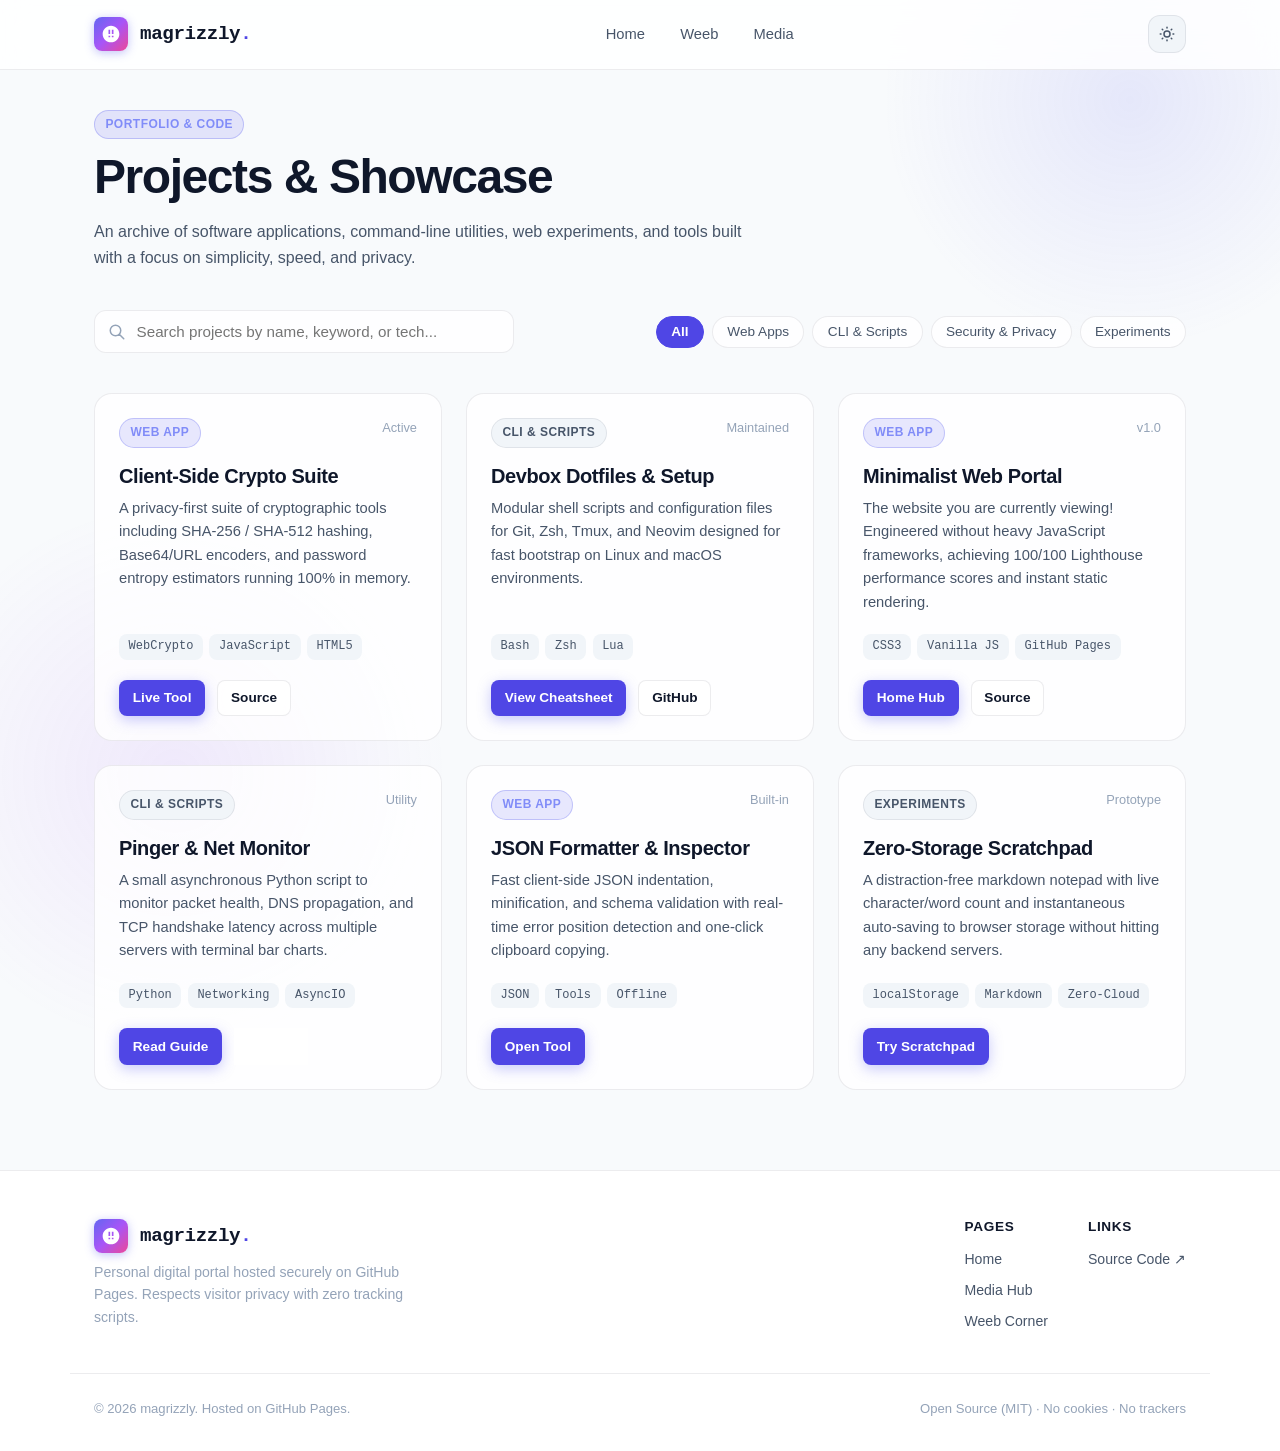
<file: projects.html>
<!DOCTYPE html>
<html lang="en">
<head>
  <meta charset="UTF-8">
  <meta name="viewport" content="width=device-width, initial-scale=1.0">
  <meta name="description" content="Projects and open-source software by magrizzly — Web applications, CLI utilities, and experiments.">
  <title>Projects — magrizzly</title>
  <link rel="icon" type="image/svg+xml" href="assets/favicon.svg">
  <link rel="stylesheet" href="css/style.css">
  <link rel="stylesheet" href="css/components.css">
</head>
<body>
  <!-- Header Navigation -->
  <header class="site-header">
    <div class="container nav-container">
      <a href="index.html" class="brand" aria-label="magrizzly homepage">
        <div class="brand-icon">
          <svg viewBox="0 0 24 24">
            <path d="M12 2C6.48 2 2 6.48 2 12s4.48 10 10 10 10-4.48 10-10S17.52 2 12 2zm-1 14H9v-2h2v2zm0-4H9V7h2v5zm4 4h-2v-2h2v2zm0-4h-2V7h2v5z" />
          </svg>
        </div>
        <span class="brand-name">magrizzly<span class="brand-dot">.</span></span>
      </a>

      <nav aria-label="Main Navigation">
        <ul class="nav-links" id="navLinks">
          <li class="nav-item"><a href="index.html">Home</a></li>
          <li class="nav-item"><a href="weeb/">Weeb</a></li>
          <li class="nav-item"><a href="media.html">Media</a></li>
        </ul>
      </nav>

      <div class="header-actions">
        <button class="theme-toggle-btn" id="themeToggleBtn" aria-label="Toggle dark/light theme">
          <svg class="icon-sun" fill="none" viewBox="0 0 24 24" stroke="currentColor">
            <path stroke-linecap="round" stroke-linejoin="round" stroke-width="2" d="M12 3v1m0 16v1m9-9h-1M4 12H3m15.364 6.364l-.707-.707M6.343 6.343l-.707-.707m12.728 0l-.707.707M6.343 17.657l-.707.707M16 12a4 4 0 11-8 0 4 4 0 018 0z" />
          </svg>
          <svg class="icon-moon" fill="none" viewBox="0 0 24 24" stroke="currentColor">
            <path stroke-linecap="round" stroke-linejoin="round" stroke-width="2" d="M20.354 15.354A9 9 0 018.646 3.646 9.003 9.003 0 0012 21a9.003 9.003 0 008.354-5.646z" />
          </svg>
        </button>

        <button class="mobile-menu-btn" id="mobileMenuBtn" aria-label="Toggle navigation menu" aria-expanded="false">
          <svg width="22" height="22" fill="none" viewBox="0 0 24 24" stroke="currentColor">
            <path stroke-linecap="round" stroke-linejoin="round" stroke-width="2" d="M4 6h16M4 12h16M4 18h16" />
          </svg>
        </button>
      </div>
    </div>
  </header>

  <!-- Main Content -->
  <main class="main-content">
    <div class="container">
      <div style="margin-bottom: 2.5rem;">
        <span class="badge badge-primary">Portfolio & Code</span>
        <h1 style="margin-top: 0.5rem; margin-bottom: 0.75rem;">Projects & Showcase</h1>
        <p style="max-width: 650px;">
          An archive of software applications, command-line utilities, web experiments, and tools built with a focus on simplicity, speed, and privacy.
        </p>
      </div>

      <!-- Filter and Search Bar -->
      <div class="filter-bar">
        <div class="search-box">
          <svg class="search-icon" fill="none" viewBox="0 0 24 24" stroke="currentColor">
            <path stroke-linecap="round" stroke-linejoin="round" stroke-width="2" d="M21 21l-6-6m2-5a7 7 0 11-14 0 7 7 0 0114 0z" />
          </svg>
          <input type="text" id="projectSearch" class="search-input" placeholder="Search projects by name, keyword, or tech..." autocomplete="off">
        </div>

        <div class="tag-filter-group">
          <button class="filter-chip active" data-tag="all">All</button>
          <button class="filter-chip" data-tag="web">Web Apps</button>
          <button class="filter-chip" data-tag="cli">CLI & Scripts</button>
          <button class="filter-chip" data-tag="security">Security & Privacy</button>
          <button class="filter-chip" data-tag="experiments">Experiments</button>
        </div>
      </div>

      <!-- Projects Grid -->
      <div class="projects-grid" id="projectsContainer">
        <!-- Project 1 -->
        <article class="project-card" data-tags="web,security,tools" data-title="Client-side Crypto Suite" data-desc="Zero-telemetry cryptographic utilities running purely in the browser via Web Crypto API.">
          <div class="project-card-top">
            <span class="badge badge-primary">Web App</span>
            <span style="font-size: 0.8rem; color: var(--text-muted);">Active</span>
          </div>
          <h2 class="project-card-title">Client-Side Crypto Suite</h2>
          <p class="project-card-desc">
            A privacy-first suite of cryptographic tools including SHA-256 / SHA-512 hashing, Base64/URL encoders, and password entropy estimators running 100% in memory.
          </p>
          <div class="project-tags">
            <span class="project-tag">WebCrypto</span>
            <span class="project-tag">JavaScript</span>
            <span class="project-tag">HTML5</span>
          </div>
          <div class="project-actions">
            <a href="tools.html" class="btn btn-sm btn-primary">Live Tool</a>
            <a href="https://github.com/magrizzly/magrizzly.github.io" target="_blank" rel="noopener noreferrer" class="btn btn-sm btn-secondary">Source</a>
          </div>
        </article>

        <!-- Project 2 -->
        <article class="project-card" data-tags="cli,tools" data-title="Devbox Dotfiles & Setup" data-desc="Reproducible configuration management scripts and dotfiles for modern Unix environments.">
          <div class="project-card-top">
            <span class="badge">CLI & Scripts</span>
            <span style="font-size: 0.8rem; color: var(--text-muted);">Maintained</span>
          </div>
          <h2 class="project-card-title">Devbox Dotfiles & Setup</h2>
          <p class="project-card-desc">
            Modular shell scripts and configuration files for Git, Zsh, Tmux, and Neovim designed for fast bootstrap on Linux and macOS environments.
          </p>
          <div class="project-tags">
            <span class="project-tag">Bash</span>
            <span class="project-tag">Zsh</span>
            <span class="project-tag">Lua</span>
          </div>
          <div class="project-actions">
            <a href="notes.html" class="btn btn-sm btn-primary">View Cheatsheet</a>
            <a href="https://github.com/magrizzly" target="_blank" rel="noopener noreferrer" class="btn btn-sm btn-secondary">GitHub</a>
          </div>
        </article>

        <!-- Project 3 -->
        <article class="project-card" data-tags="web,experiments" data-title="Minimalist Web Portal" data-desc="Lightning fast static personal landing site and dashboard built with zero dependencies.">
          <div class="project-card-top">
            <span class="badge badge-primary">Web App</span>
            <span style="font-size: 0.8rem; color: var(--text-muted);">v1.0</span>
          </div>
          <h2 class="project-card-title">Minimalist Web Portal</h2>
          <p class="project-card-desc">
            The website you are currently viewing! Engineered without heavy JavaScript frameworks, achieving 100/100 Lighthouse performance scores and instant static rendering.
          </p>
          <div class="project-tags">
            <span class="project-tag">CSS3</span>
            <span class="project-tag">Vanilla JS</span>
            <span class="project-tag">GitHub Pages</span>
          </div>
          <div class="project-actions">
            <a href="index.html" class="btn btn-sm btn-primary">Home Hub</a>
            <a href="https://github.com/magrizzly/magrizzly.github.io" target="_blank" rel="noopener noreferrer" class="btn btn-sm btn-secondary">Source</a>
          </div>
        </article>

        <!-- Project 4 -->
        <article class="project-card" data-tags="cli,security" data-title="Pinger & Net Monitor" data-desc="Lightweight network latency and port availability probing script.">
          <div class="project-card-top">
            <span class="badge">CLI & Scripts</span>
            <span style="font-size: 0.8rem; color: var(--text-muted);">Utility</span>
          </div>
          <h2 class="project-card-title">Pinger & Net Monitor</h2>
          <p class="project-card-desc">
            A small asynchronous Python script to monitor packet health, DNS propagation, and TCP handshake latency across multiple servers with terminal bar charts.
          </p>
          <div class="project-tags">
            <span class="project-tag">Python</span>
            <span class="project-tag">Networking</span>
            <span class="project-tag">AsyncIO</span>
          </div>
          <div class="project-actions">
            <a href="notes.html" class="btn btn-sm btn-primary">Read Guide</a>
            <a href="https://github.com/magrizzly" target="_blank" rel="noopener noreferrer" class="btn btn-sm btn-secondary">GitHub</a>
          </div>
        </article>

        <!-- Project 5 -->
        <article class="project-card" data-tags="web,tools" data-title="JSON Schema & Formatter" data-desc="Interactive syntax validator and tree viewer for debugging payload schemas.">
          <div class="project-card-top">
            <span class="badge badge-primary">Web App</span>
            <span style="font-size: 0.8rem; color: var(--text-muted);">Built-in</span>
          </div>
          <h2 class="project-card-title">JSON Formatter & Inspector</h2>
          <p class="project-card-desc">
            Fast client-side JSON indentation, minification, and schema validation with real-time error position detection and one-click clipboard copying.
          </p>
          <div class="project-tags">
            <span class="project-tag">JSON</span>
            <span class="project-tag">Tools</span>
            <span class="project-tag">Offline</span>
          </div>
          <div class="project-actions">
            <a href="tools.html" class="btn btn-sm btn-primary">Open Tool</a>
          </div>
        </article>

        <!-- Project 6 -->
        <article class="project-card" data-tags="experiments,security" data-title="Zero-Storage Scratchpad" data-desc="Local-only temporary clipboard and note-taking buffer stored strictly in browser localStorage.">
          <div class="project-card-top">
            <span class="badge">Experiments</span>
            <span style="font-size: 0.8rem; color: var(--text-muted);">Prototype</span>
          </div>
          <h2 class="project-card-title">Zero-Storage Scratchpad</h2>
          <p class="project-card-desc">
            A distraction-free markdown notepad with live character/word count and instantaneous auto-saving to browser storage without hitting any backend servers.
          </p>
          <div class="project-tags">
            <span class="project-tag">localStorage</span>
            <span class="project-tag">Markdown</span>
            <span class="project-tag">Zero-Cloud</span>
          </div>
          <div class="project-actions">
            <a href="tools.html" class="btn btn-sm btn-primary">Try Scratchpad</a>
          </div>
        </article>
      </div>

      <!-- Empty state when search yields no matches -->
      <div id="noProjectsMessage" style="display: none; text-align: center; padding: 4rem 1rem;">
        <svg width="48" height="48" fill="none" viewBox="0 0 24 24" stroke="currentColor" style="color: var(--text-muted); margin-bottom: 1rem;">
          <path stroke-linecap="round" stroke-linejoin="round" stroke-width="2" d="M9.172 16.172a4 4 0 015.656 0M9 10h.01M15 10h.01M21 12a9 9 0 11-18 0 9 9 0 0118 0z" />
        </svg>
        <h3 style="margin-bottom: 0.5rem;">No matching projects found</h3>
        <p style="color: var(--text-muted);">Try searching for a different keyword or selecting another tag.</p>
      </div>
    </div>
  </main>

  <!-- Site Footer -->
  <footer class="site-footer">
    <div class="container footer-content">
      <div class="footer-brand">
        <a href="index.html" class="brand">
          <div class="brand-icon">
            <svg viewBox="0 0 24 24">
              <path d="M12 2C6.48 2 2 6.48 2 12s4.48 10 10 10 10-4.48 10-10S17.52 2 12 2zm-1 14H9v-2h2v2zm0-4H9V7h2v5zm4 4h-2v-2h2v2zm0-4h-2V7h2v5z" />
            </svg>
          </div>
          <span class="brand-name">magrizzly<span class="brand-dot">.</span></span>
        </a>
        <p>Personal digital portal hosted securely on GitHub Pages. Respects visitor privacy with zero tracking scripts.</p>
      </div>

      <div class="footer-nav">
        <div class="footer-group">
          <h4>Pages</h4>
          <ul>
            <li><a href="index.html">Home</a></li>
            <li><a href="media.html">Media Hub</a></li>
            <li><a href="weeb/">Weeb Corner</a></li>
          </ul>
        </div>
        <div class="footer-group">
          <h4>Links</h4>
          <ul>
            <li><a href="https://github.com/magrizzly/magrizzly.github.io" target="_blank" rel="noopener noreferrer">Source Code ↗</a></li>
          </ul>
        </div>
      </div>
    </div>

    <div class="container footer-bottom">
      <div>&copy; <span id="currentYear">2026</span> magrizzly. Hosted on GitHub Pages.</div>
      <div>Open Source (MIT) · No cookies · No trackers</div>
    </div>
  </footer>

  <script src="js/main.js"></script>
  <script src="js/search.js"></script>
  <script>
    document.addEventListener('DOMContentLoaded', () => {
      window.initFilterableGrid({
        searchInputId: 'projectSearch',
        filterChipSelector: '.tag-filter-group .filter-chip',
        itemSelector: '.projects-grid .project-card',
        titleSelector: '.project-card-title',
        descSelector: '.project-card-desc',
        emptyStateId: 'noProjectsMessage'
      });
    });
  </script>
</body>
</html>
</file>
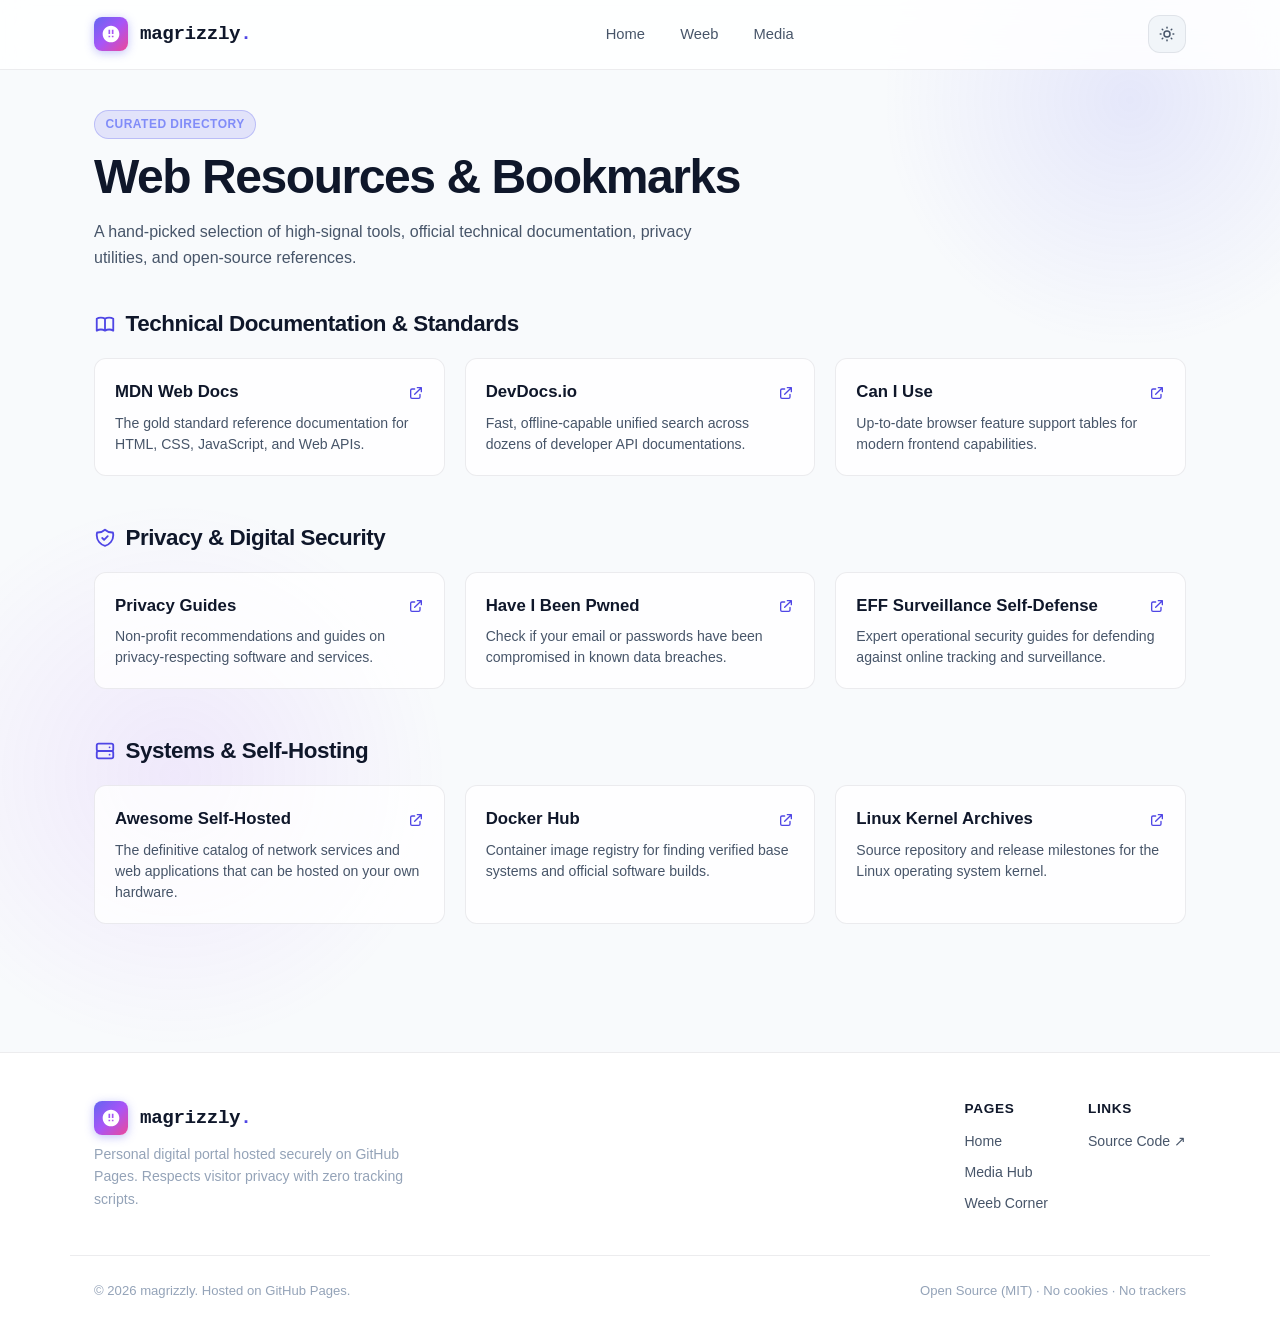
<file: resources.html>
<!DOCTYPE html>
<html lang="en">
<head>
  <meta charset="UTF-8">
  <meta name="viewport" content="width=device-width, initial-scale=1.0">
  <meta name="description" content="Curated bookmarks, developer references, privacy tools, and design resources by magrizzly.">
  <title>Curated Resources — magrizzly</title>
  <link rel="icon" type="image/svg+xml" href="assets/favicon.svg">
  <link rel="stylesheet" href="css/style.css">
  <link rel="stylesheet" href="css/components.css">
</head>
<body>
  <!-- Header Navigation -->
  <header class="site-header">
    <div class="container nav-container">
      <a href="index.html" class="brand" aria-label="magrizzly homepage">
        <div class="brand-icon">
          <svg viewBox="0 0 24 24">
            <path d="M12 2C6.48 2 2 6.48 2 12s4.48 10 10 10 10-4.48 10-10S17.52 2 12 2zm-1 14H9v-2h2v2zm0-4H9V7h2v5zm4 4h-2v-2h2v2zm0-4h-2V7h2v5z" />
          </svg>
        </div>
        <span class="brand-name">magrizzly<span class="brand-dot">.</span></span>
      </a>

      <nav aria-label="Main Navigation">
        <ul class="nav-links" id="navLinks">
          <li class="nav-item"><a href="index.html">Home</a></li>
          <li class="nav-item"><a href="weeb/">Weeb</a></li>
          <li class="nav-item"><a href="media.html">Media</a></li>
        </ul>
      </nav>

      <div class="header-actions">
        <button class="theme-toggle-btn" id="themeToggleBtn" aria-label="Toggle dark/light theme">
          <svg class="icon-sun" fill="none" viewBox="0 0 24 24" stroke="currentColor">
            <path stroke-linecap="round" stroke-linejoin="round" stroke-width="2" d="M12 3v1m0 16v1m9-9h-1M4 12H3m15.364 6.364l-.707-.707M6.343 6.343l-.707-.707m12.728 0l-.707.707M6.343 17.657l-.707.707M16 12a4 4 0 11-8 0 4 4 0 018 0z" />
          </svg>
          <svg class="icon-moon" fill="none" viewBox="0 0 24 24" stroke="currentColor">
            <path stroke-linecap="round" stroke-linejoin="round" stroke-width="2" d="M20.354 15.354A9 9 0 018.646 3.646 9.003 9.003 0 0012 21a9.003 9.003 0 008.354-5.646z" />
          </svg>
        </button>

        <button class="mobile-menu-btn" id="mobileMenuBtn" aria-label="Toggle navigation menu" aria-expanded="false">
          <svg width="22" height="22" fill="none" viewBox="0 0 24 24" stroke="currentColor">
            <path stroke-linecap="round" stroke-linejoin="round" stroke-width="2" d="M4 6h16M4 12h16M4 18h16" />
          </svg>
        </button>
      </div>
    </div>
  </header>

  <!-- Main Content -->
  <main class="main-content">
    <div class="container">
      <div style="margin-bottom: 2.5rem;">
        <span class="badge badge-primary">Curated Directory</span>
        <h1 style="margin-top: 0.5rem; margin-bottom: 0.75rem;">Web Resources & Bookmarks</h1>
        <p style="max-width: 650px;">
          A hand-picked selection of high-signal tools, official technical documentation, privacy utilities, and open-source references.
        </p>
      </div>

      <!-- Category 1: Documentation & Standards -->
      <section class="resources-section">
        <h2 class="resource-category-title">
          <svg width="22" height="22" fill="none" viewBox="0 0 24 24" stroke="currentColor" style="color: var(--accent-primary);">
            <path stroke-linecap="round" stroke-linejoin="round" stroke-width="2" d="M12 6.253v13m0-13C10.832 5.477 9.246 5 7.5 5S4.168 5.477 3 6.253v13C4.168 18.477 5.754 18 7.5 18s3.332.477 4.5 1.253m0-13C13.168 5.477 14.754 5 16.5 5c1.747 0 3.332.477 4.5 1.253v13C19.832 18.477 18.247 18 16.5 18c-1.746 0-3.332.477-4.5 1.253" />
          </svg>
          Technical Documentation & Standards
        </h2>
        <div class="resources-grid">
          <a href="https://developer.mozilla.org/" target="_blank" rel="noopener noreferrer" class="resource-card">
            <div class="resource-name">
              MDN Web Docs
              <span class="link-arrow"><svg fill="none" viewBox="0 0 24 24" stroke="currentColor"><path stroke-linecap="round" stroke-linejoin="round" stroke-width="2" d="M10 6H6a2 2 0 00-2 2v10a2 2 0 002 2h10a2 2 0 002-2v-4M14 4h6m0 0v6m0-6L10 14" /></svg></span>
            </div>
            <p class="resource-desc">The gold standard reference documentation for HTML, CSS, JavaScript, and Web APIs.</p>
          </a>

          <a href="https://devdocs.io/" target="_blank" rel="noopener noreferrer" class="resource-card">
            <div class="resource-name">
              DevDocs.io
              <span class="link-arrow"><svg fill="none" viewBox="0 0 24 24" stroke="currentColor"><path stroke-linecap="round" stroke-linejoin="round" stroke-width="2" d="M10 6H6a2 2 0 00-2 2v10a2 2 0 002 2h10a2 2 0 002-2v-4M14 4h6m0 0v6m0-6L10 14" /></svg></span>
            </div>
            <p class="resource-desc">Fast, offline-capable unified search across dozens of developer API documentations.</p>
          </a>

          <a href="https://caniuse.com/" target="_blank" rel="noopener noreferrer" class="resource-card">
            <div class="resource-name">
              Can I Use
              <span class="link-arrow"><svg fill="none" viewBox="0 0 24 24" stroke="currentColor"><path stroke-linecap="round" stroke-linejoin="round" stroke-width="2" d="M10 6H6a2 2 0 00-2 2v10a2 2 0 002 2h10a2 2 0 002-2v-4M14 4h6m0 0v6m0-6L10 14" /></svg></span>
            </div>
            <p class="resource-desc">Up-to-date browser feature support tables for modern frontend capabilities.</p>
          </a>
        </div>
      </section>

      <!-- Category 2: Privacy & Security -->
      <section class="resources-section">
        <h2 class="resource-category-title">
          <svg width="22" height="22" fill="none" viewBox="0 0 24 24" stroke="currentColor" style="color: var(--accent-primary);">
            <path stroke-linecap="round" stroke-linejoin="round" stroke-width="2" d="M9 12l2 2 4-4m5.618-4.016A11.955 11.955 0 0112 2.944a11.955 11.955 0 01-8.618 3.04A12.02 12.02 0 003 9c0 5.591 3.824 10.29 9 11.622 5.176-1.332 9-6.03 9-11.622 0-1.042-.133-2.052-.382-3.016z" />
          </svg>
          Privacy & Digital Security
        </h2>
        <div class="resources-grid">
          <a href="https://www.privacyguides.org/" target="_blank" rel="noopener noreferrer" class="resource-card">
            <div class="resource-name">
              Privacy Guides
              <span class="link-arrow"><svg fill="none" viewBox="0 0 24 24" stroke="currentColor"><path stroke-linecap="round" stroke-linejoin="round" stroke-width="2" d="M10 6H6a2 2 0 00-2 2v10a2 2 0 002 2h10a2 2 0 002-2v-4M14 4h6m0 0v6m0-6L10 14" /></svg></span>
            </div>
            <p class="resource-desc">Non-profit recommendations and guides on privacy-respecting software and services.</p>
          </a>

          <a href="https://haveibeenpwned.com/" target="_blank" rel="noopener noreferrer" class="resource-card">
            <div class="resource-name">
              Have I Been Pwned
              <span class="link-arrow"><svg fill="none" viewBox="0 0 24 24" stroke="currentColor"><path stroke-linecap="round" stroke-linejoin="round" stroke-width="2" d="M10 6H6a2 2 0 00-2 2v10a2 2 0 002 2h10a2 2 0 002-2v-4M14 4h6m0 0v6m0-6L10 14" /></svg></span>
            </div>
            <p class="resource-desc">Check if your email or passwords have been compromised in known data breaches.</p>
          </a>

          <a href="https://ssd.eff.org/" target="_blank" rel="noopener noreferrer" class="resource-card">
            <div class="resource-name">
              EFF Surveillance Self-Defense
              <span class="link-arrow"><svg fill="none" viewBox="0 0 24 24" stroke="currentColor"><path stroke-linecap="round" stroke-linejoin="round" stroke-width="2" d="M10 6H6a2 2 0 00-2 2v10a2 2 0 002 2h10a2 2 0 002-2v-4M14 4h6m0 0v6m0-6L10 14" /></svg></span>
            </div>
            <p class="resource-desc">Expert operational security guides for defending against online tracking and surveillance.</p>
          </a>
        </div>
      </section>

      <!-- Category 3: Self-Hosting & Infrastructure -->
      <section class="resources-section">
        <h2 class="resource-category-title">
          <svg width="22" height="22" fill="none" viewBox="0 0 24 24" stroke="currentColor" style="color: var(--accent-primary);">
            <path stroke-linecap="round" stroke-linejoin="round" stroke-width="2" d="M5 12h14M5 12a2 2 0 01-2-2V6a2 2 0 012-2h14a2 2 0 012 2v4a2 2 0 01-2 2M5 12a2 2 0 00-2 2v4a2 2 0 002 2h14a2 2 0 002-2v-4a2 2 0 00-2-2m-2-4h.01M17 16h.01" />
          </svg>
          Systems & Self-Hosting
        </h2>
        <div class="resources-grid">
          <a href="https://github.com/awesome-selfhosted/awesome-selfhosted" target="_blank" rel="noopener noreferrer" class="resource-card">
            <div class="resource-name">
              Awesome Self-Hosted
              <span class="link-arrow"><svg fill="none" viewBox="0 0 24 24" stroke="currentColor"><path stroke-linecap="round" stroke-linejoin="round" stroke-width="2" d="M10 6H6a2 2 0 00-2 2v10a2 2 0 002 2h10a2 2 0 002-2v-4M14 4h6m0 0v6m0-6L10 14" /></svg></span>
            </div>
            <p class="resource-desc">The definitive catalog of network services and web applications that can be hosted on your own hardware.</p>
          </a>

          <a href="https://hub.docker.com/" target="_blank" rel="noopener noreferrer" class="resource-card">
            <div class="resource-name">
              Docker Hub
              <span class="link-arrow"><svg fill="none" viewBox="0 0 24 24" stroke="currentColor"><path stroke-linecap="round" stroke-linejoin="round" stroke-width="2" d="M10 6H6a2 2 0 00-2 2v10a2 2 0 002 2h10a2 2 0 002-2v-4M14 4h6m0 0v6m0-6L10 14" /></svg></span>
            </div>
            <p class="resource-desc">Container image registry for finding verified base systems and official software builds.</p>
          </a>

          <a href="https://kernel.org/" target="_blank" rel="noopener noreferrer" class="resource-card">
            <div class="resource-name">
              Linux Kernel Archives
              <span class="link-arrow"><svg fill="none" viewBox="0 0 24 24" stroke="currentColor"><path stroke-linecap="round" stroke-linejoin="round" stroke-width="2" d="M10 6H6a2 2 0 00-2 2v10a2 2 0 002 2h10a2 2 0 002-2v-4M14 4h6m0 0v6m0-6L10 14" /></svg></span>
            </div>
            <p class="resource-desc">Source repository and release milestones for the Linux operating system kernel.</p>
          </a>
        </div>
      </section>
    </div>
  </main>

  <!-- Site Footer -->
  <footer class="site-footer">
    <div class="container footer-content">
      <div class="footer-brand">
        <a href="index.html" class="brand">
          <div class="brand-icon">
            <svg viewBox="0 0 24 24">
              <path d="M12 2C6.48 2 2 6.48 2 12s4.48 10 10 10 10-4.48 10-10S17.52 2 12 2zm-1 14H9v-2h2v2zm0-4H9V7h2v5zm4 4h-2v-2h2v2zm0-4h-2V7h2v5z" />
            </svg>
          </div>
          <span class="brand-name">magrizzly<span class="brand-dot">.</span></span>
        </a>
        <p>Personal digital portal hosted securely on GitHub Pages. Respects visitor privacy with zero tracking scripts.</p>
      </div>

      <div class="footer-nav">
        <div class="footer-group">
          <h4>Pages</h4>
          <ul>
            <li><a href="index.html">Home</a></li>
            <li><a href="media.html">Media Hub</a></li>
            <li><a href="weeb/">Weeb Corner</a></li>
          </ul>
        </div>
        <div class="footer-group">
          <h4>Links</h4>
          <ul>
            <li><a href="https://github.com/magrizzly/magrizzly.github.io" target="_blank" rel="noopener noreferrer">Source Code ↗</a></li>
          </ul>
        </div>
      </div>
    </div>

    <div class="container footer-bottom">
      <div>&copy; <span id="currentYear">2026</span> magrizzly. Hosted on GitHub Pages.</div>
      <div>Open Source (MIT) · No cookies · No trackers</div>
    </div>
  </footer>

  <script src="js/main.js"></script>
</body>
</html>
</file>
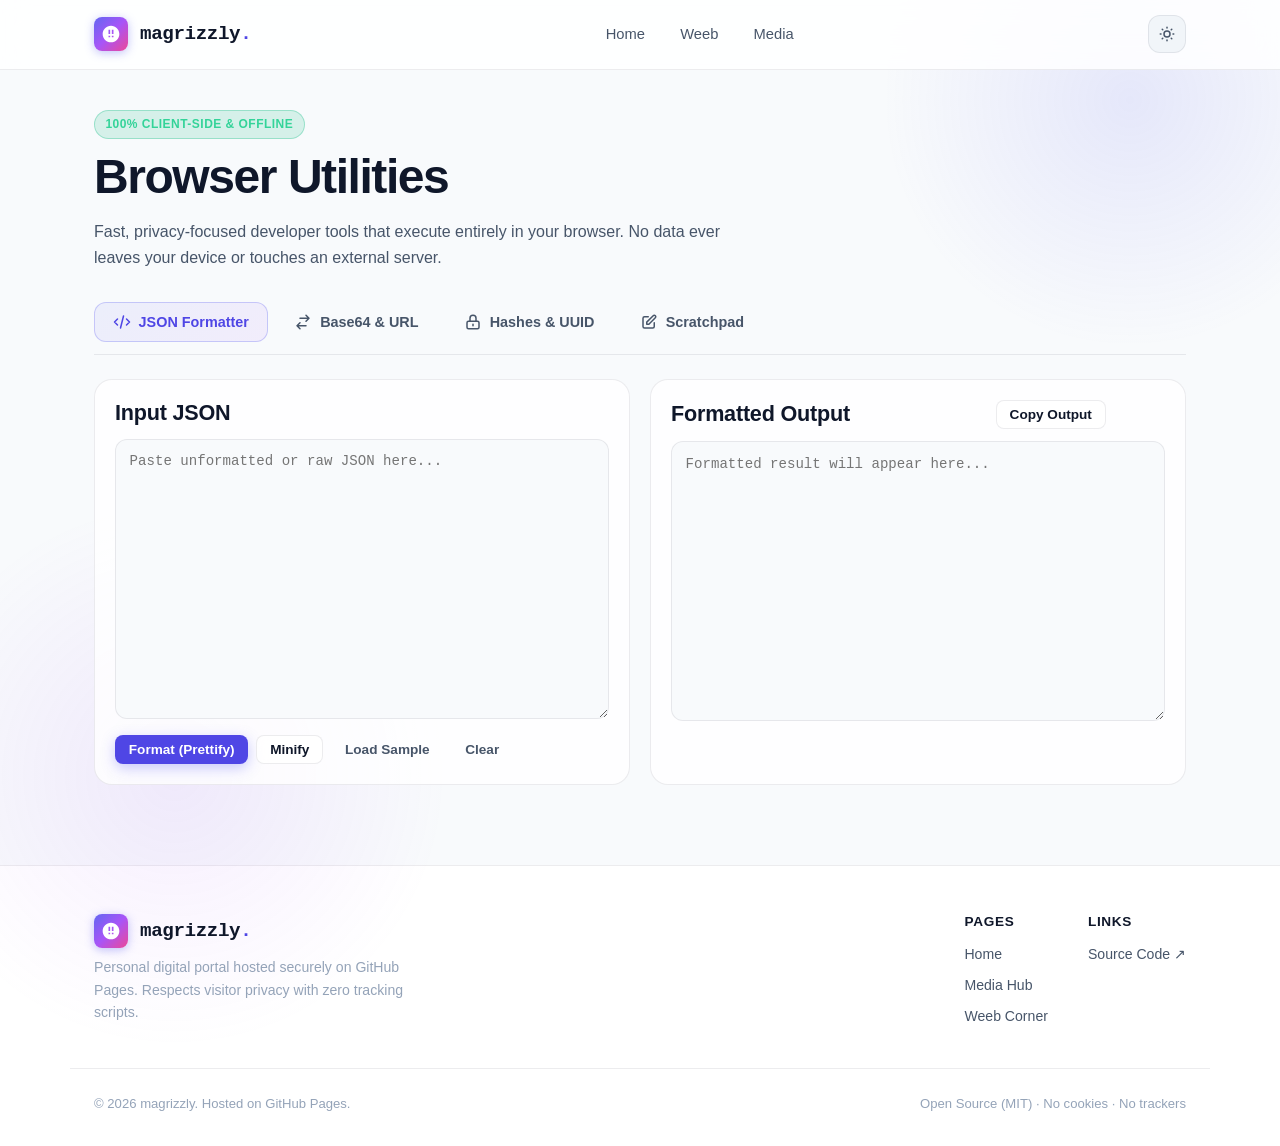
<file: tools.html>
<!DOCTYPE html>
<html lang="en">
<head>
  <meta charset="UTF-8">
  <meta name="viewport" content="width=device-width, initial-scale=1.0">
  <meta name="description" content="Client-side developer utilities: JSON formatter, Base64/URL encoder, cryptographic hashes, and scratchpad.">
  <title>Browser Utilities & Tools — magrizzly</title>
  <link rel="icon" type="image/svg+xml" href="assets/favicon.svg">
  <link rel="stylesheet" href="css/style.css">
  <link rel="stylesheet" href="css/components.css">
</head>
<body>
  <!-- Header Navigation -->
  <header class="site-header">
    <div class="container nav-container">
      <a href="index.html" class="brand" aria-label="magrizzly homepage">
        <div class="brand-icon">
          <svg viewBox="0 0 24 24">
            <path d="M12 2C6.48 2 2 6.48 2 12s4.48 10 10 10 10-4.48 10-10S17.52 2 12 2zm-1 14H9v-2h2v2zm0-4H9V7h2v5zm4 4h-2v-2h2v2zm0-4h-2V7h2v5z" />
          </svg>
        </div>
        <span class="brand-name">magrizzly<span class="brand-dot">.</span></span>
      </a>

      <nav aria-label="Main Navigation">
        <ul class="nav-links" id="navLinks">
          <li class="nav-item"><a href="index.html">Home</a></li>
          <li class="nav-item"><a href="weeb/">Weeb</a></li>
          <li class="nav-item"><a href="media.html">Media</a></li>
        </ul>
      </nav>

      <div class="header-actions">
        <button class="theme-toggle-btn" id="themeToggleBtn" aria-label="Toggle dark/light theme">
          <svg class="icon-sun" fill="none" viewBox="0 0 24 24" stroke="currentColor">
            <path stroke-linecap="round" stroke-linejoin="round" stroke-width="2" d="M12 3v1m0 16v1m9-9h-1M4 12H3m15.364 6.364l-.707-.707M6.343 6.343l-.707-.707m12.728 0l-.707.707M6.343 17.657l-.707.707M16 12a4 4 0 11-8 0 4 4 0 018 0z" />
          </svg>
          <svg class="icon-moon" fill="none" viewBox="0 0 24 24" stroke="currentColor">
            <path stroke-linecap="round" stroke-linejoin="round" stroke-width="2" d="M20.354 15.354A9 9 0 018.646 3.646 9.003 9.003 0 0012 21a9.003 9.003 0 008.354-5.646z" />
          </svg>
        </button>

        <button class="mobile-menu-btn" id="mobileMenuBtn" aria-label="Toggle navigation menu" aria-expanded="false">
          <svg width="22" height="22" fill="none" viewBox="0 0 24 24" stroke="currentColor">
            <path stroke-linecap="round" stroke-linejoin="round" stroke-width="2" d="M4 6h16M4 12h16M4 18h16" />
          </svg>
        </button>
      </div>
    </div>
  </header>

  <!-- Main Content -->
  <main class="main-content">
    <div class="container">
      <div style="margin-bottom: 2rem;">
        <span class="badge badge-success">100% Client-Side & Offline</span>
        <h1 style="margin-top: 0.5rem; margin-bottom: 0.75rem;">Browser Utilities</h1>
        <p style="max-width: 650px;">
          Fast, privacy-focused developer tools that execute entirely in your browser. No data ever leaves your device or touches an external server.
        </p>
      </div>

      <!-- Tool Tabs Navigation -->
      <div class="tool-tabs" role="tablist">
        <button class="tool-tab-btn active" data-tab="tab-json" role="tab">
          <svg width="18" height="18" fill="none" viewBox="0 0 24 24" stroke="currentColor">
            <path stroke-linecap="round" stroke-linejoin="round" stroke-width="2" d="M10 20l4-16m4 4l4 4-4 4M6 16l-4-4 4-4" />
          </svg>
          JSON Formatter
        </button>
        <button class="tool-tab-btn" data-tab="tab-encoder" role="tab">
          <svg width="18" height="18" fill="none" viewBox="0 0 24 24" stroke="currentColor">
            <path stroke-linecap="round" stroke-linejoin="round" stroke-width="2" d="M8 7h12m0 0l-4-4m4 4l-4 4m0 6H4m0 0l4 4m-4-4l4-4" />
          </svg>
          Base64 & URL
        </button>
        <button class="tool-tab-btn" data-tab="tab-hashes" role="tab">
          <svg width="18" height="18" fill="none" viewBox="0 0 24 24" stroke="currentColor">
            <path stroke-linecap="round" stroke-linejoin="round" stroke-width="2" d="M12 15v2m-6 4h12a2 2 0 002-2v-6a2 2 0 00-2-2H6a2 2 0 00-2 2v6a2 2 0 002 2zm10-10V7a4 4 0 00-8 0v4h8z" />
          </svg>
          Hashes & UUID
        </button>
        <button class="tool-tab-btn" data-tab="tab-scratchpad" role="tab">
          <svg width="18" height="18" fill="none" viewBox="0 0 24 24" stroke="currentColor">
            <path stroke-linecap="round" stroke-linejoin="round" stroke-width="2" d="M11 5H6a2 2 0 00-2 2v11a2 2 0 002 2h11a2 2 0 002-2v-5m-1.414-9.414a2 2 0 112.828 2.828L11.828 15H9v-2.828l8.586-8.586z" />
          </svg>
          Scratchpad
        </button>
      </div>

      <!-- Tab 1: JSON Formatter -->
      <section id="tab-json" class="tool-panel active" role="tabpanel">
        <div class="tool-workspace">
          <div class="tool-box">
            <div class="tool-box-header">
              <h3>Input JSON</h3>
              <div id="jsonStatus"></div>
            </div>
            <textarea id="jsonInput" class="tool-textarea" placeholder="Paste unformatted or raw JSON here..."></textarea>
            <div class="tool-controls">
              <button id="btnJsonFormat" class="btn btn-sm btn-primary">Format (Prettify)</button>
              <button id="btnJsonMinify" class="btn btn-sm btn-secondary">Minify</button>
              <button id="btnJsonSample" class="btn btn-sm btn-ghost">Load Sample</button>
              <button id="btnJsonClear" class="btn btn-sm btn-ghost">Clear</button>
            </div>
          </div>

          <div class="tool-box">
            <div class="tool-box-header">
              <h3>Formatted Output</h3>
              <div>
                <button id="btnJsonCopy" class="btn btn-sm btn-secondary">Copy Output</button>
                <span id="jsonCopyFeedback" class="copy-feedback">Copied!</span>
              </div>
            </div>
            <textarea id="jsonOutput" class="tool-textarea" readonly placeholder="Formatted result will appear here..."></textarea>
          </div>
        </div>
      </section>

      <!-- Tab 2: Base64 & URL Encoder -->
      <section id="tab-encoder" class="tool-panel" role="tabpanel">
        <div class="tool-workspace">
          <div class="tool-box">
            <div class="tool-box-header">
              <h3>Input String / Text</h3>
              <div id="encoderStatus"></div>
            </div>
            <textarea id="encoderInput" class="tool-textarea" placeholder="Enter text or encoded payload to transform..."></textarea>
            <div class="tool-controls">
              <button id="btnB64Encode" class="btn btn-sm btn-primary">Base64 Encode</button>
              <button id="btnB64Decode" class="btn btn-sm btn-secondary">Base64 Decode</button>
              <button id="btnUrlEncode" class="btn btn-sm btn-secondary">URL Encode</button>
              <button id="btnUrlDecode" class="btn btn-sm btn-secondary">URL Decode</button>
            </div>
          </div>

          <div class="tool-box">
            <div class="tool-box-header">
              <h3>Result</h3>
              <div>
                <button id="btnEncoderCopy" class="btn btn-sm btn-secondary">Copy Result</button>
                <span id="encoderCopyFeedback" class="copy-feedback">Copied!</span>
              </div>
            </div>
            <textarea id="encoderOutput" class="tool-textarea" readonly placeholder="Converted output will appear here..."></textarea>
          </div>
        </div>
      </section>

      <!-- Tab 3: Hashes & UUID -->
      <section id="tab-hashes" class="tool-panel" role="tabpanel">
        <div style="display: flex; flex-direction: column; gap: 1.5rem;">
          <div class="tool-box">
            <div class="tool-box-header">
              <h3>Cryptographic Hashes (SubtleCrypto)</h3>
              <span class="badge badge-primary">Hardware Accelerated</span>
            </div>
            <input type="text" id="hashInput" class="search-input" style="max-width: 100%; margin-bottom: 1.25rem;" placeholder="Type text to calculate cryptographic digest in real-time...">
            
            <div style="display: flex; flex-direction: column; gap: 1rem;">
              <div>
                <label style="font-size: 0.85rem; font-weight: 600; color: var(--text-secondary); margin-bottom: 0.4rem; display: block;">SHA-256 Digest:</label>
                <div style="display: flex; gap: 0.5rem; align-items: center;">
                  <input type="text" id="sha256Output" class="search-input" readonly style="font-family: var(--font-mono); font-size: 0.85rem; flex: 1;" placeholder="SHA-256 checksum...">
                  <button class="btn btn-sm btn-secondary btn-copy-target" data-target="sha256Output">Copy</button>
                  <span class="copy-feedback">Copied!</span>
                </div>
              </div>

              <div>
                <label style="font-size: 0.85rem; font-weight: 600; color: var(--text-secondary); margin-bottom: 0.4rem; display: block;">SHA-512 Digest:</label>
                <div style="display: flex; gap: 0.5rem; align-items: center;">
                  <input type="text" id="sha512Output" class="search-input" readonly style="font-family: var(--font-mono); font-size: 0.85rem; flex: 1;" placeholder="SHA-512 checksum...">
                  <button class="btn btn-sm btn-secondary btn-copy-target" data-target="sha512Output">Copy</button>
                  <span class="copy-feedback">Copied!</span>
                </div>
              </div>
            </div>
          </div>

          <div class="tool-box">
            <div class="tool-box-header">
              <h3>UUID v4 Generator</h3>
              <button id="btnGenUuid" class="btn btn-sm btn-primary">Generate New UUID</button>
            </div>
            <div style="display: flex; gap: 0.5rem; align-items: center; margin-top: 0.5rem;">
              <input type="text" id="uuidOutput" class="search-input" readonly style="font-family: var(--font-mono); font-size: 1rem; flex: 1;" placeholder="UUID v4...">
              <button class="btn btn-sm btn-secondary btn-copy-target" data-target="uuidOutput">Copy</button>
              <span class="copy-feedback">Copied!</span>
            </div>
          </div>
        </div>
      </section>

      <!-- Tab 4: Scratchpad -->
      <section id="tab-scratchpad" class="tool-panel" role="tabpanel">
        <div class="tool-box">
          <div class="tool-box-header">
            <div>
              <h3>Local Scratchpad</h3>
              <div id="scratchStats" style="font-size: 0.82rem; color: var(--text-muted); margin-top: 0.2rem;">0 words · 0 characters</div>
            </div>
            <div style="display: flex; gap: 0.5rem;">
              <button id="btnDownloadScratch" class="btn btn-sm btn-secondary">Download .md</button>
              <button id="btnClearScratch" class="btn btn-sm btn-ghost">Clear</button>
            </div>
          </div>
          <textarea id="scratchpadText" class="tool-textarea" style="height: 380px;" placeholder="Write notes, snippets, or draft markdown here... Content persists automatically in your browser's localStorage."></textarea>
        </div>
      </section>
    </div>
  </main>

  <!-- Site Footer -->
  <footer class="site-footer">
    <div class="container footer-content">
      <div class="footer-brand">
        <a href="index.html" class="brand">
          <div class="brand-icon">
            <svg viewBox="0 0 24 24">
              <path d="M12 2C6.48 2 2 6.48 2 12s4.48 10 10 10 10-4.48 10-10S17.52 2 12 2zm-1 14H9v-2h2v2zm0-4H9V7h2v5zm4 4h-2v-2h2v2zm0-4h-2V7h2v5z" />
            </svg>
          </div>
          <span class="brand-name">magrizzly<span class="brand-dot">.</span></span>
        </a>
        <p>Personal digital portal hosted securely on GitHub Pages. Respects visitor privacy with zero tracking scripts.</p>
      </div>

      <div class="footer-nav">
        <div class="footer-group">
          <h4>Pages</h4>
          <ul>
            <li><a href="index.html">Home</a></li>
            <li><a href="media.html">Media Hub</a></li>
            <li><a href="weeb/">Weeb Corner</a></li>
          </ul>
        </div>
        <div class="footer-group">
          <h4>Links</h4>
          <ul>
            <li><a href="https://github.com/magrizzly/magrizzly.github.io" target="_blank" rel="noopener noreferrer">Source Code ↗</a></li>
          </ul>
        </div>
      </div>
    </div>

    <div class="container footer-bottom">
      <div>&copy; <span id="currentYear">2026</span> magrizzly. Hosted on GitHub Pages.</div>
      <div>Open Source (MIT) · No cookies · No trackers</div>
    </div>
  </footer>

  <script src="js/main.js"></script>
  <script src="js/tools.js"></script>
</body>
</html>
</file>
<file: css/style.css>
/* ==========================================================================
   magrizzly.github.io — Design System & Global Styles
   ========================================================================== */

:root {
  /* Color Palette - Dark (Default) */
  --bg-base: #0a0f1d;
  --bg-surface: #111827;
  --bg-surface-elevated: #1e293b;
  --bg-surface-glass: rgba(17, 24, 39, 0.75);
  --bg-surface-card: rgba(30, 41, 59, 0.55);
  --border-subtle: rgba(255, 255, 255, 0.08);
  --border-strong: rgba(255, 255, 255, 0.16);
  --border-glow: rgba(99, 102, 241, 0.4);

  /* Typography Colors */
  --text-primary: #f8fafc;
  --text-secondary: #94a3b8;
  --text-muted: #64748b;
  --text-inverse: #0f172a;

  /* Brand & Accent Colors */
  --accent-primary: #6366f1;       /* Indigo */
  --accent-secondary: #a855f7;     /* Purple */
  --accent-gradient: linear-gradient(135deg, #6366f1 0%, #a855f7 50%, #ec4899 100%);
  --accent-gradient-subtle: linear-gradient(135deg, rgba(99, 102, 241, 0.15), rgba(168, 85, 247, 0.15));
  --accent-hover: #4f46e5;
  --accent-glow: 0 0 25px rgba(99, 102, 241, 0.35);

  /* Status Colors */
  --status-success: #10b981;
  --status-warning: #f59e0b;
  --status-error: #ef4444;
  --status-info: #06b6d4;

  /* Typography */
  --font-sans: -apple-system, BlinkMacSystemFont, "Segoe UI", Roboto, "Helvetica Neue", Arial, sans-serif;
  --font-mono: ui-monospace, SFMono-Regular, Menlo, Monaco, Consolas, "Liberation Mono", "Courier New", monospace;

  /* Sizing & Spacing */
  --radius-sm: 8px;
  --radius-md: 12px;
  --radius-lg: 18px;
  --radius-xl: 24px;
  --radius-full: 9999px;

  --container-max: 1140px;
  --header-height: 70px;
  --transition-fast: 0.18s ease;
  --transition-normal: 0.28s ease;
  --shadow-sm: 0 2px 8px rgba(0, 0, 0, 0.25);
  --shadow-md: 0 8px 24px rgba(0, 0, 0, 0.35);
  --shadow-glow: 0 0 30px rgba(99, 102, 241, 0.2);
}

/* Light Theme Variables */
[data-theme="light"] {
  --bg-base: #f8fafc;
  --bg-surface: #ffffff;
  --bg-surface-elevated: #f1f5f9;
  --bg-surface-glass: rgba(255, 255, 255, 0.85);
  --bg-surface-card: rgba(255, 255, 255, 0.8);
  --border-subtle: rgba(15, 23, 42, 0.08);
  --border-strong: rgba(15, 23, 42, 0.15);
  --border-glow: rgba(99, 102, 241, 0.3);

  --text-primary: #0f172a;
  --text-secondary: #475569;
  --text-muted: #94a3b8;
  --text-inverse: #f8fafc;

  --accent-primary: #4f46e5;
  --accent-secondary: #9333ea;
  --accent-hover: #4338ca;
  --accent-glow: 0 0 25px rgba(79, 70, 229, 0.2);
  --accent-gradient-subtle: linear-gradient(135deg, rgba(99, 102, 241, 0.08), rgba(168, 85, 247, 0.08));

  --shadow-sm: 0 2px 8px rgba(15, 23, 42, 0.06);
  --shadow-md: 0 8px 24px rgba(15, 23, 42, 0.08);
  --shadow-glow: 0 0 25px rgba(79, 70, 229, 0.12);
}

/* Base Reset & Standards */
*, *::before, *::after {
  box-sizing: border-box;
  margin: 0;
  padding: 0;
}

html {
  font-family: var(--font-sans);
  font-size: 16px;
  line-height: 1.6;
  scroll-behavior: smooth;
  color-scheme: dark light;
}

body {
  background-color: var(--bg-base);
  color: var(--text-primary);
  min-height: 100vh;
  display: flex;
  flex-direction: column;
  overflow-x: hidden;
  position: relative;
  transition: background-color var(--transition-normal), color var(--transition-normal);
}

/* Subtle background glowing ambient mesh */
body::before {
  content: "";
  position: fixed;
  top: -150px;
  right: -100px;
  width: 500px;
  height: 500px;
  border-radius: 50%;
  background: radial-gradient(circle, rgba(99, 102, 241, 0.12) 0%, rgba(99, 102, 241, 0) 70%);
  pointer-events: none;
  z-index: 0;
}

body::after {
  content: "";
  position: fixed;
  bottom: -150px;
  left: -100px;
  width: 550px;
  height: 550px;
  border-radius: 50%;
  background: radial-gradient(circle, rgba(168, 85, 247, 0.1) 0%, rgba(168, 85, 247, 0) 70%);
  pointer-events: none;
  z-index: 0;
}

/* Typography Defaults */
h1, h2, h3, h4, h5, h6 {
  color: var(--text-primary);
  font-weight: 700;
  line-height: 1.25;
}

h1 {
  font-size: clamp(2rem, 4vw, 3rem);
  letter-spacing: -0.03em;
}

h2 {
  font-size: clamp(1.5rem, 3vw, 2.1rem);
  letter-spacing: -0.02em;
}

h3 {
  font-size: 1.35rem;
  letter-spacing: -0.01em;
}

p {
  color: var(--text-secondary);
  margin-bottom: 1rem;
}

p:last-child {
  margin-bottom: 0;
}

a {
  color: var(--accent-primary);
  text-decoration: none;
  transition: color var(--transition-fast);
}

a:hover {
  text-decoration: underline;
}

code, pre, kbd {
  font-family: var(--font-mono);
  font-size: 0.9em;
}

code {
  background: var(--bg-surface-elevated);
  color: var(--accent-primary);
  padding: 0.15em 0.4em;
  border-radius: 4px;
  border: 1px solid var(--border-subtle);
}

/* Container */
.container {
  width: 100%;
  max-width: var(--container-max);
  margin: 0 auto;
  padding: 0 1.5rem;
  position: relative;
  z-index: 1;
}

.main-content {
  flex: 1;
  padding: 2.5rem 0 5rem;
}

/* Text Highlights & Gradients */
.text-gradient {
  background: var(--accent-gradient);
  -webkit-background-clip: text;
  -webkit-text-fill-color: transparent;
  display: inline-block;
}

.text-mono {
  font-family: var(--font-mono);
}

/* Buttons */
.btn {
  display: inline-flex;
  align-items: center;
  justify-content: center;
  gap: 0.5rem;
  padding: 0.65rem 1.25rem;
  font-size: 0.95rem;
  font-weight: 600;
  border-radius: var(--radius-md);
  border: 1px solid transparent;
  cursor: pointer;
  transition: all var(--transition-fast);
  text-decoration: none !important;
  white-space: nowrap;
}

.btn-primary {
  background: var(--accent-primary);
  color: #ffffff;
  box-shadow: 0 4px 14px rgba(99, 102, 241, 0.35);
}

.btn-primary:hover {
  background: var(--accent-hover);
  transform: translateY(-2px);
  box-shadow: 0 6px 20px rgba(99, 102, 241, 0.45);
}

.btn-secondary {
  background: var(--bg-surface-card);
  color: var(--text-primary);
  border-color: var(--border-subtle);
  backdrop-filter: blur(8px);
}

.btn-secondary:hover {
  background: var(--bg-surface-elevated);
  border-color: var(--border-strong);
  transform: translateY(-2px);
  color: var(--text-primary);
}

.btn-ghost {
  background: transparent;
  color: var(--text-secondary);
}

.btn-ghost:hover {
  background: var(--bg-surface-elevated);
  color: var(--text-primary);
}

.btn-sm {
  padding: 0.4rem 0.8rem;
  font-size: 0.85rem;
  border-radius: var(--radius-sm);
}

/* Badges & Tags */
.badge {
  display: inline-flex;
  align-items: center;
  gap: 0.35rem;
  padding: 0.25rem 0.65rem;
  border-radius: var(--radius-full);
  font-size: 0.75rem;
  font-weight: 600;
  text-transform: uppercase;
  letter-spacing: 0.04em;
  background: var(--bg-surface-elevated);
  color: var(--text-secondary);
  border: 1px solid var(--border-subtle);
}

.badge-primary {
  background: rgba(99, 102, 241, 0.15);
  color: #818cf8;
  border-color: rgba(99, 102, 241, 0.3);
}

.badge-success {
  background: rgba(16, 185, 129, 0.15);
  color: #34d399;
  border-color: rgba(16, 185, 129, 0.3);
}

.badge-status {
  display: inline-flex;
  align-items: center;
  gap: 0.4rem;
  background: rgba(16, 185, 129, 0.12);
  color: #34d399;
  border: 1px solid rgba(16, 185, 129, 0.25);
  border-radius: var(--radius-full);
  padding: 0.35rem 0.8rem;
  font-size: 0.8rem;
  font-weight: 500;
}

.status-dot {
  width: 8px;
  height: 8px;
  border-radius: 50%;
  background: var(--status-success);
  display: inline-block;
  position: relative;
}

.status-dot::after {
  content: "";
  position: absolute;
  top: 0;
  left: 0;
  width: 100%;
  height: 100%;
  border-radius: 50%;
  background: var(--status-success);
  animation: pulse-dot 2s infinite ease-out;
}

@keyframes pulse-dot {
  0% {
    transform: scale(1);
    opacity: 0.8;
  }
  100% {
    transform: scale(2.8);
    opacity: 0;
  }
}

/* Visually Hidden */
.sr-only {
  position: absolute;
  width: 1px;
  height: 1px;
  padding: 0;
  margin: -1px;
  overflow: hidden;
  clip: rect(0, 0, 0, 0);
  white-space: nowrap;
  border-width: 0;
}
</file>
<file: css/components.css>
/* ==========================================================================
   magrizzly.github.io — Components & Layout
   ========================================================================== */

/* --------------------------------------------------------------------------
   Navigation Bar
   -------------------------------------------------------------------------- */
.site-header {
  position: sticky;
  top: 0;
  z-index: 100;
  backdrop-filter: blur(14px);
  -webkit-backdrop-filter: blur(14px);
  background-color: var(--bg-surface-glass);
  border-bottom: 1px solid var(--border-subtle);
  height: var(--header-height);
  display: flex;
  align-items: center;
  transition: border-color var(--transition-normal), background-color var(--transition-normal);
}

.nav-container {
  display: flex;
  align-items: center;
  justify-content: space-between;
  width: 100%;
}

.brand {
  display: flex;
  align-items: center;
  gap: 0.75rem;
  font-weight: 700;
  font-size: 1.2rem;
  color: var(--text-primary);
  text-decoration: none !important;
}

.brand-icon {
  width: 34px;
  height: 34px;
  border-radius: var(--radius-sm);
  display: flex;
  align-items: center;
  justify-content: center;
  background: var(--accent-gradient);
  color: white;
  box-shadow: 0 2px 10px rgba(99, 102, 241, 0.4);
  flex-shrink: 0;
}

.brand-icon svg {
  width: 20px;
  height: 20px;
  fill: currentColor;
}

.brand-name {
  letter-spacing: -0.02em;
  font-family: var(--font-mono);
}

.brand-dot {
  color: var(--accent-primary);
}

/* Nav links */
.nav-links {
  display: flex;
  align-items: center;
  gap: 0.5rem;
  list-style: none;
}

.nav-item a {
  display: inline-block;
  padding: 0.5rem 0.85rem;
  font-size: 0.92rem;
  font-weight: 500;
  color: var(--text-secondary);
  border-radius: var(--radius-sm);
  transition: all var(--transition-fast);
  text-decoration: none !important;
}

.nav-item a:hover {
  color: var(--text-primary);
  background-color: var(--bg-surface-elevated);
}

.nav-item a.active {
  color: var(--accent-primary);
  background: var(--accent-gradient-subtle);
  font-weight: 600;
}

/* Header actions (Theme toggle & mobile button) */
.header-actions {
  display: flex;
  align-items: center;
  gap: 0.75rem;
}

.theme-toggle-btn {
  background: var(--bg-surface-elevated);
  border: 1px solid var(--border-subtle);
  color: var(--text-secondary);
  width: 38px;
  height: 38px;
  border-radius: var(--radius-md);
  display: flex;
  align-items: center;
  justify-content: center;
  cursor: pointer;
  transition: all var(--transition-fast);
}

.theme-toggle-btn:hover {
  color: var(--text-primary);
  border-color: var(--border-strong);
  transform: scale(1.05);
}

.theme-toggle-btn svg {
  width: 18px;
  height: 18px;
}

.icon-sun {
  display: none;
}
.icon-moon {
  display: block;
}

[data-theme="light"] .icon-sun {
  display: block;
}
[data-theme="light"] .icon-moon {
  display: none;
}

.mobile-menu-btn {
  display: none;
  background: var(--bg-surface-elevated);
  border: 1px solid var(--border-subtle);
  color: var(--text-primary);
  width: 38px;
  height: 38px;
  border-radius: var(--radius-md);
  align-items: center;
  justify-content: center;
  cursor: pointer;
}

/* --------------------------------------------------------------------------
   Hero Section
   -------------------------------------------------------------------------- */
.hero {
  padding: 3.5rem 0 2.5rem;
  text-align: left;
}

.hero-header-line {
  display: flex;
  align-items: center;
  gap: 1rem;
  margin-bottom: 1.25rem;
  flex-wrap: wrap;
}

.hero-title {
  margin-bottom: 1.25rem;
  font-size: clamp(2.4rem, 5vw, 3.5rem);
  font-weight: 800;
  line-height: 1.15;
}

.hero-subtitle {
  font-size: 1.15rem;
  max-width: 680px;
  color: var(--text-secondary);
  line-height: 1.7;
  margin-bottom: 2rem;
}

.hero-actions {
  display: flex;
  align-items: center;
  gap: 1rem;
  flex-wrap: wrap;
}

/* --------------------------------------------------------------------------
   Bento Grid Layout (Homepage)
   -------------------------------------------------------------------------- */
.bento-grid {
  display: grid;
  grid-template-columns: repeat(12, 1fr);
  gap: 1.5rem;
  margin-top: 2rem;
}

.bento-card {
  background: var(--bg-surface-card);
  border: 1px solid var(--border-subtle);
  border-radius: var(--radius-lg);
  padding: 1.75rem;
  position: relative;
  overflow: hidden;
  transition: transform var(--transition-fast), border-color var(--transition-fast), box-shadow var(--transition-fast);
  display: flex;
  flex-direction: column;
}

.bento-card:hover {
  transform: translateY(-4px);
  border-color: var(--border-glow);
  box-shadow: var(--shadow-glow);
}

.bento-col-8 {
  grid-column: span 8;
}

.bento-col-4 {
  grid-column: span 4;
}

.bento-col-6 {
  grid-column: span 6;
}

.bento-col-12 {
  grid-column: span 12;
}

.card-header {
  display: flex;
  align-items: center;
  justify-content: space-between;
  margin-bottom: 1rem;
}

.card-icon-wrap {
  width: 44px;
  height: 44px;
  border-radius: var(--radius-md);
  background: var(--accent-gradient-subtle);
  display: flex;
  align-items: center;
  justify-content: center;
  color: var(--accent-primary);
  margin-bottom: 1.25rem;
}

.card-icon-wrap svg {
  width: 24px;
  height: 24px;
}

.card-title {
  font-size: 1.3rem;
  margin-bottom: 0.5rem;
  font-weight: 700;
}

.card-desc {
  font-size: 0.95rem;
  color: var(--text-secondary);
  line-height: 1.6;
  margin-bottom: 1.25rem;
  flex: 1;
}

.card-footer {
  margin-top: auto;
  display: flex;
  align-items: center;
  justify-content: space-between;
}

.link-arrow {
  display: inline-flex;
  align-items: center;
  gap: 0.35rem;
  font-size: 0.9rem;
  font-weight: 600;
  color: var(--accent-primary);
}

.link-arrow svg {
  width: 16px;
  height: 16px;
  transition: transform var(--transition-fast);
}

.bento-card:hover .link-arrow svg {
  transform: translateX(4px);
}

/* Terminal / Code Card */
.terminal-card {
  background: #0d1117;
  border: 1px solid rgba(255, 255, 255, 0.1);
  border-radius: var(--radius-md);
  padding: 1.25rem;
  font-family: var(--font-mono);
  font-size: 0.88rem;
  color: #c9d1d9;
  line-height: 1.6;
}

[data-theme="light"] .terminal-card {
  background: #1e293b;
  color: #f1f5f9;
}

.terminal-header {
  display: flex;
  align-items: center;
  gap: 0.5rem;
  margin-bottom: 1rem;
  padding-bottom: 0.6rem;
  border-bottom: 1px solid rgba(255, 255, 255, 0.08);
}

.terminal-dot {
  width: 10px;
  height: 10px;
  border-radius: 50%;
}

.terminal-dot.red { background: #ff5f56; }
.terminal-dot.yellow { background: #ffbd2e; }
.terminal-dot.green { background: #27c93f; }

.terminal-title {
  margin-left: auto;
  font-size: 0.75rem;
  color: #8b949e;
}

.terminal-prompt {
  color: #38bdf8;
}

.terminal-command {
  color: #f8fafc;
}

.terminal-output {
  color: #94a3b8;
  margin-top: 0.4rem;
}

/* Quick stats row */
.stats-grid {
  display: grid;
  grid-template-columns: repeat(3, 1fr);
  gap: 1rem;
  margin-top: 1rem;
}

.stat-item {
  background: var(--bg-surface-elevated);
  padding: 1rem;
  border-radius: var(--radius-md);
  border: 1px solid var(--border-subtle);
  text-align: center;
}

.stat-num {
  font-size: 1.6rem;
  font-weight: 700;
  color: var(--text-primary);
  font-family: var(--font-mono);
}

.stat-label {
  font-size: 0.78rem;
  color: var(--text-muted);
  text-transform: uppercase;
  letter-spacing: 0.05em;
  margin-top: 0.25rem;
}

/* --------------------------------------------------------------------------
   Filter Bars & Search Inputs
   -------------------------------------------------------------------------- */
.filter-bar {
  display: flex;
  flex-direction: column;
  gap: 1.25rem;
  margin-bottom: 2.5rem;
}

@media (min-width: 768px) {
  .filter-bar {
    flex-direction: row;
    align-items: center;
    justify-content: space-between;
  }
}

.search-box {
  position: relative;
  flex: 1;
  max-width: 420px;
}

.search-input {
  width: 100%;
  padding: 0.75rem 1rem 0.75rem 2.6rem;
  font-size: 0.95rem;
  background: var(--bg-surface-card);
  border: 1px solid var(--border-subtle);
  border-radius: var(--radius-md);
  color: var(--text-primary);
  outline: none;
  transition: all var(--transition-fast);
}

.search-input:focus {
  border-color: var(--accent-primary);
  box-shadow: 0 0 0 3px rgba(99, 102, 241, 0.2);
}

.search-icon {
  position: absolute;
  left: 0.85rem;
  top: 50%;
  transform: translateY(-50%);
  color: var(--text-muted);
  pointer-events: none;
  width: 18px;
  height: 18px;
}

.tag-filter-group {
  display: flex;
  align-items: center;
  gap: 0.5rem;
  flex-wrap: wrap;
}

.filter-chip {
  background: var(--bg-surface-card);
  border: 1px solid var(--border-subtle);
  color: var(--text-secondary);
  padding: 0.45rem 0.9rem;
  font-size: 0.85rem;
  font-weight: 500;
  border-radius: var(--radius-full);
  cursor: pointer;
  transition: all var(--transition-fast);
}

.filter-chip:hover {
  border-color: var(--border-strong);
  color: var(--text-primary);
}

.filter-chip.active {
  background: var(--accent-primary);
  border-color: var(--accent-primary);
  color: #ffffff;
  font-weight: 600;
}

/* --------------------------------------------------------------------------
   Projects Grid & Cards
   -------------------------------------------------------------------------- */
.projects-grid {
  display: grid;
  grid-template-columns: repeat(auto-fill, minmax(320px, 1fr));
  gap: 1.5rem;
}

.project-card {
  background: var(--bg-surface-card);
  border: 1px solid var(--border-subtle);
  border-radius: var(--radius-lg);
  padding: 1.5rem;
  display: flex;
  flex-direction: column;
  transition: transform var(--transition-fast), border-color var(--transition-fast), box-shadow var(--transition-fast);
}

.project-card:hover {
  transform: translateY(-3px);
  border-color: var(--border-glow);
  box-shadow: var(--shadow-glow);
}

.project-card-top {
  display: flex;
  align-items: flex-start;
  justify-content: space-between;
  margin-bottom: 1rem;
}

.project-card-title {
  font-size: 1.25rem;
  font-weight: 700;
  margin-bottom: 0.5rem;
  color: var(--text-primary);
}

.project-card-desc {
  color: var(--text-secondary);
  font-size: 0.92rem;
  line-height: 1.6;
  margin-bottom: 1.25rem;
  flex: 1;
}

.project-tags {
  display: flex;
  gap: 0.4rem;
  flex-wrap: wrap;
  margin-bottom: 1.25rem;
}

.project-tag {
  background: var(--bg-surface-elevated);
  font-size: 0.75rem;
  color: var(--text-secondary);
  padding: 0.2rem 0.6rem;
  border-radius: var(--radius-sm);
  font-family: var(--font-mono);
}

.project-actions {
  display: flex;
  align-items: center;
  gap: 0.75rem;
  margin-top: auto;
}

/* --------------------------------------------------------------------------
   Tools Page (Interactive Playground)
   -------------------------------------------------------------------------- */
.tool-tabs {
  display: flex;
  gap: 0.5rem;
  border-bottom: 1px solid var(--border-subtle);
  padding-bottom: 0.75rem;
  margin-bottom: 1.5rem;
  overflow-x: auto;
}

.tool-tab-btn {
  display: flex;
  align-items: center;
  gap: 0.5rem;
  padding: 0.6rem 1.1rem;
  border-radius: var(--radius-md);
  border: 1px solid transparent;
  background: transparent;
  color: var(--text-secondary);
  font-weight: 600;
  font-size: 0.9rem;
  cursor: pointer;
  white-space: nowrap;
  transition: all var(--transition-fast);
}

.tool-tab-btn:hover {
  background: var(--bg-surface-elevated);
  color: var(--text-primary);
}

.tool-tab-btn.active {
  background: var(--accent-gradient-subtle);
  color: var(--accent-primary);
  border-color: rgba(99, 102, 241, 0.3);
}

.tool-panel {
  display: none;
  animation: fadeIn 0.2s ease-in-out;
}

.tool-panel.active {
  display: block;
}

@keyframes fadeIn {
  from { opacity: 0; transform: translateY(4px); }
  to { opacity: 1; transform: translateY(0); }
}

.tool-workspace {
  display: grid;
  grid-template-columns: 1fr;
  gap: 1.25rem;
}

@media (min-width: 900px) {
  .tool-workspace {
    grid-template-columns: 1fr 1fr;
  }
}

.tool-box {
  background: var(--bg-surface-card);
  border: 1px solid var(--border-subtle);
  border-radius: var(--radius-lg);
  padding: 1.25rem;
  display: flex;
  flex-direction: column;
}

.tool-box-header {
  display: flex;
  align-items: center;
  justify-content: space-between;
  margin-bottom: 0.75rem;
}

.tool-textarea {
  width: 100%;
  height: 280px;
  background: var(--bg-base);
  color: var(--text-primary);
  border: 1px solid var(--border-subtle);
  border-radius: var(--radius-md);
  padding: 0.85rem;
  font-family: var(--font-mono);
  font-size: 0.88rem;
  resize: vertical;
  outline: none;
  transition: border-color var(--transition-fast);
}

.tool-textarea:focus {
  border-color: var(--accent-primary);
}

.tool-controls {
  display: flex;
  align-items: center;
  gap: 0.5rem;
  margin-top: 1rem;
  flex-wrap: wrap;
}

.copy-feedback {
  font-size: 0.85rem;
  color: var(--status-success);
  margin-left: 0.5rem;
  opacity: 0;
  transition: opacity 0.2s ease;
}

.copy-feedback.visible {
  opacity: 1;
}

/* --------------------------------------------------------------------------
   Notes & Guides
   -------------------------------------------------------------------------- */
.notes-list {
  display: flex;
  flex-direction: column;
  gap: 1.25rem;
}

.note-card {
  background: var(--bg-surface-card);
  border: 1px solid var(--border-subtle);
  border-radius: var(--radius-lg);
  padding: 1.5rem;
  transition: border-color var(--transition-normal), transform var(--transition-normal);
}

.note-card:hover {
  border-color: var(--border-glow);
  transform: translateY(-2px);
}

.note-card-meta {
  display: flex;
  align-items: center;
  gap: 0.75rem;
  font-size: 0.82rem;
  color: var(--text-muted);
  margin-bottom: 0.6rem;
}

.note-card-title {
  font-size: 1.3rem;
  font-weight: 700;
  margin-bottom: 0.75rem;
}

.note-card-snippet {
  font-size: 0.95rem;
  color: var(--text-secondary);
  line-height: 1.6;
  margin-bottom: 1rem;
}

.note-code-snippet {
  background: var(--bg-base);
  border: 1px solid var(--border-subtle);
  border-radius: var(--radius-md);
  padding: 1rem;
  overflow-x: auto;
  font-family: var(--font-mono);
  font-size: 0.85rem;
  margin-top: 0.75rem;
}

/* --------------------------------------------------------------------------
   Resources Directory
   -------------------------------------------------------------------------- */
.resources-section {
  margin-bottom: 3rem;
}

.resource-category-title {
  font-size: 1.4rem;
  margin-bottom: 1.25rem;
  display: flex;
  align-items: center;
  gap: 0.6rem;
}

.resources-grid {
  display: grid;
  grid-template-columns: repeat(auto-fill, minmax(280px, 1fr));
  gap: 1.25rem;
}

.resource-card {
  background: var(--bg-surface-card);
  border: 1px solid var(--border-subtle);
  border-radius: var(--radius-md);
  padding: 1.25rem;
  display: flex;
  flex-direction: column;
  transition: all var(--transition-fast);
  text-decoration: none !important;
}

.resource-card:hover {
  border-color: var(--accent-primary);
  background: var(--bg-surface-elevated);
  transform: translateY(-2px);
}

.resource-name {
  font-weight: 600;
  font-size: 1.05rem;
  color: var(--text-primary);
  margin-bottom: 0.4rem;
  display: flex;
  align-items: center;
  justify-content: space-between;
}

.resource-desc {
  font-size: 0.88rem;
  color: var(--text-secondary);
  line-height: 1.5;
}

/* --------------------------------------------------------------------------
   About & Setup Page
   -------------------------------------------------------------------------- */
.profile-overview {
  display: grid;
  grid-template-columns: 1fr;
  gap: 2rem;
  margin-bottom: 3rem;
}

@media (min-width: 768px) {
  .profile-overview {
    grid-template-columns: 2fr 1fr;
  }
}

.about-card {
  background: var(--bg-surface-card);
  border: 1px solid var(--border-subtle);
  border-radius: var(--radius-lg);
  padding: 2rem;
}

.tech-stack-grid {
  display: flex;
  flex-wrap: wrap;
  gap: 0.6rem;
  margin-top: 1rem;
}

.tech-pill {
  display: inline-flex;
  align-items: center;
  gap: 0.5rem;
  background: var(--bg-surface-elevated);
  border: 1px solid var(--border-subtle);
  border-radius: var(--radius-md);
  padding: 0.45rem 0.85rem;
  font-size: 0.88rem;
  font-weight: 500;
  color: var(--text-primary);
}

.tech-pill svg {
  width: 16px;
  height: 16px;
  color: var(--accent-primary);
}

/* --------------------------------------------------------------------------
   Footer
   -------------------------------------------------------------------------- */
.site-footer {
  border-top: 1px solid var(--border-subtle);
  background: var(--bg-surface);
  padding: 3rem 0 2rem;
  margin-top: auto;
  font-size: 0.9rem;
}

.footer-content {
  display: flex;
  flex-direction: column;
  gap: 2rem;
}

@media (min-width: 768px) {
  .footer-content {
    flex-direction: row;
    justify-content: space-between;
    align-items: flex-start;
  }
}

.footer-brand p {
  color: var(--text-muted);
  max-width: 320px;
  font-size: 0.88rem;
  margin-top: 0.5rem;
}

.footer-nav {
  display: flex;
  gap: 2.5rem;
  flex-wrap: wrap;
}

.footer-group h4 {
  font-size: 0.85rem;
  text-transform: uppercase;
  letter-spacing: 0.05em;
  color: var(--text-primary);
  margin-bottom: 0.75rem;
}

.footer-group ul {
  list-style: none;
  display: flex;
  flex-direction: column;
  gap: 0.5rem;
}

.footer-group a {
  color: var(--text-secondary);
  font-size: 0.88rem;
  text-decoration: none;
}

.footer-group a:hover {
  color: var(--accent-primary);
}

.footer-bottom {
  margin-top: 2.5rem;
  padding-top: 1.5rem;
  border-top: 1px solid var(--border-subtle);
  display: flex;
  flex-direction: column;
  gap: 1rem;
  align-items: center;
  justify-content: space-between;
  color: var(--text-muted);
  font-size: 0.82rem;
}

@media (min-width: 600px) {
  .footer-bottom {
    flex-direction: row;
  }
}

/* --------------------------------------------------------------------------
   Media Hub & FAQ Accordion Components
   -------------------------------------------------------------------------- */
.server-address-box {
  display: flex;
  align-items: center;
  justify-content: space-between;
  gap: 0.75rem;
  background: var(--bg-surface-elevated);
  border: 1px solid var(--border-subtle);
  border-radius: var(--radius-md);
  padding: 0.6rem 0.85rem;
  margin: 0.75rem 0 1.25rem;
  font-family: var(--font-mono);
  font-size: 0.88rem;
  color: var(--text-primary);
  word-break: break-all;
}

.server-address-box code {
  color: #38bdf8;
  font-size: 0.85rem;
  background: transparent;
  padding: 0;
}

.copy-btn {
  display: inline-flex;
  align-items: center;
  justify-content: center;
  gap: 0.35rem;
  padding: 0.35rem 0.65rem;
  font-size: 0.78rem;
  font-family: var(--font-sans);
  font-weight: 600;
  color: var(--text-secondary);
  background: var(--bg-surface-card);
  border: 1px solid var(--border-subtle);
  border-radius: var(--radius-sm);
  cursor: pointer;
  white-space: nowrap;
  transition: all var(--transition-fast);
  flex-shrink: 0;
}

.copy-btn:hover {
  color: var(--text-primary);
  border-color: var(--accent-primary);
  background: var(--bg-surface);
}

.copy-btn.copied {
  color: var(--status-success);
  border-color: var(--status-success);
}

.app-badge-grid {
  display: flex;
  flex-wrap: wrap;
  gap: 0.6rem;
  margin: 1rem 0 0.5rem;
}

.app-badge-link {
  display: inline-flex;
  align-items: center;
  gap: 0.45rem;
  padding: 0.45rem 0.8rem;
  border-radius: var(--radius-sm);
  font-size: 0.82rem;
  font-weight: 500;
  color: var(--text-primary);
  background: var(--bg-surface-elevated);
  border: 1px solid var(--border-subtle);
  text-decoration: none !important;
  transition: all var(--transition-fast);
}

.app-badge-link:hover {
  background: var(--bg-surface-card);
  border-color: var(--accent-primary);
  transform: translateY(-2px);
  color: var(--accent-primary);
}

.app-badge-link svg {
  width: 16px;
  height: 16px;
  flex-shrink: 0;
}

.setup-step-list {
  list-style: none;
  display: flex;
  flex-direction: column;
  gap: 0.75rem;
  margin: 1rem 0;
  counter-reset: step-counter;
}

.setup-step-list li {
  position: relative;
  padding-left: 2.2rem;
  font-size: 0.92rem;
  line-height: 1.55;
  color: var(--text-secondary);
}

.setup-step-list li strong {
  color: var(--text-primary);
}

.setup-step-list li::before {
  counter-increment: step-counter;
  content: counter(step-counter);
  position: absolute;
  left: 0;
  top: 0.1rem;
  width: 22px;
  height: 22px;
  border-radius: 50%;
  background: var(--accent-gradient-subtle);
  border: 1px solid var(--border-glow);
  color: var(--accent-primary);
  font-size: 0.75rem;
  font-weight: 700;
  display: flex;
  align-items: center;
  justify-content: center;
  font-family: var(--font-mono);
}

.guide-cards-grid {
  display: grid;
  grid-template-columns: repeat(auto-fit, minmax(280px, 1fr));
  gap: 1.25rem;
  margin-top: 1.5rem;
}

.guide-step-card {
  background: var(--bg-surface-card);
  border: 1px solid var(--border-subtle);
  border-radius: var(--radius-md);
  padding: 1.35rem;
  transition: transform var(--transition-fast), border-color var(--transition-fast);
}

.guide-step-card:hover {
  transform: translateY(-2px);
  border-color: var(--border-glow);
}

.guide-step-num {
  font-family: var(--font-mono);
  font-size: 0.85rem;
  font-weight: 700;
  color: var(--accent-primary);
  margin-bottom: 0.5rem;
}

.guide-step-title {
  font-size: 1.05rem;
  font-weight: 700;
  color: var(--text-primary);
  margin-bottom: 0.5rem;
}

.guide-step-desc {
  font-size: 0.9rem;
  color: var(--text-secondary);
  line-height: 1.6;
}

/* FAQ Accordion */
.faq-accordion {
  display: flex;
  flex-direction: column;
  gap: 0.85rem;
  margin-top: 1.5rem;
}

.faq-item {
  background: var(--bg-surface-card);
  border: 1px solid var(--border-subtle);
  border-radius: var(--radius-md);
  transition: border-color var(--transition-fast), background-color var(--transition-fast);
  overflow: hidden;
}

.faq-item[open] {
  border-color: var(--border-glow);
  background: var(--bg-surface-card);
}

.faq-summary {
  padding: 1.15rem 1.25rem;
  cursor: pointer;
  list-style: none;
  font-weight: 600;
  font-size: 1.02rem;
  color: var(--text-primary);
  display: flex;
  align-items: center;
  justify-content: space-between;
  gap: 1rem;
  user-select: none;
  transition: color var(--transition-fast);
}

.faq-summary::-webkit-details-marker {
  display: none;
}

.faq-summary:hover {
  color: var(--accent-primary);
}

.faq-summary-icon {
  width: 20px;
  height: 20px;
  color: var(--text-muted);
  transition: transform var(--transition-fast), color var(--transition-fast);
  flex-shrink: 0;
}

.faq-item[open] .faq-summary-icon {
  transform: rotate(180deg);
  color: var(--accent-primary);
}

.faq-answer {
  padding: 0 1.25rem 1.25rem 1.25rem;
  font-size: 0.93rem;
  line-height: 1.65;
  color: var(--text-secondary);
  border-top: 1px solid transparent;
}

.faq-answer p:not(:last-child) {
  margin-bottom: 0.75rem;
}

.faq-answer code {
  font-family: var(--font-mono);
  font-size: 0.85rem;
  background: var(--bg-surface-elevated);
  padding: 0.2rem 0.45rem;
  border-radius: var(--radius-sm);
  color: var(--accent-primary);
}

/* --------------------------------------------------------------------------
   Mobile Responsiveness
   -------------------------------------------------------------------------- */
@media (max-width: 768px) {
  .mobile-menu-btn {
    display: flex;
  }

  .nav-links {
    display: none;
    position: absolute;
    top: var(--header-height);
    left: 0;
    right: 0;
    background: var(--bg-surface);
    border-bottom: 1px solid var(--border-subtle);
    padding: 1.25rem 1.5rem;
    flex-direction: column;
    align-items: stretch;
    gap: 0.5rem;
    box-shadow: var(--shadow-md);
  }

  .nav-links.open {
    display: flex;
  }

  .bento-col-8,
  .bento-col-4,
  .bento-col-6 {
    grid-column: span 12;
  }

  .stats-grid {
    grid-template-columns: 1fr;
  }
}
</file>
